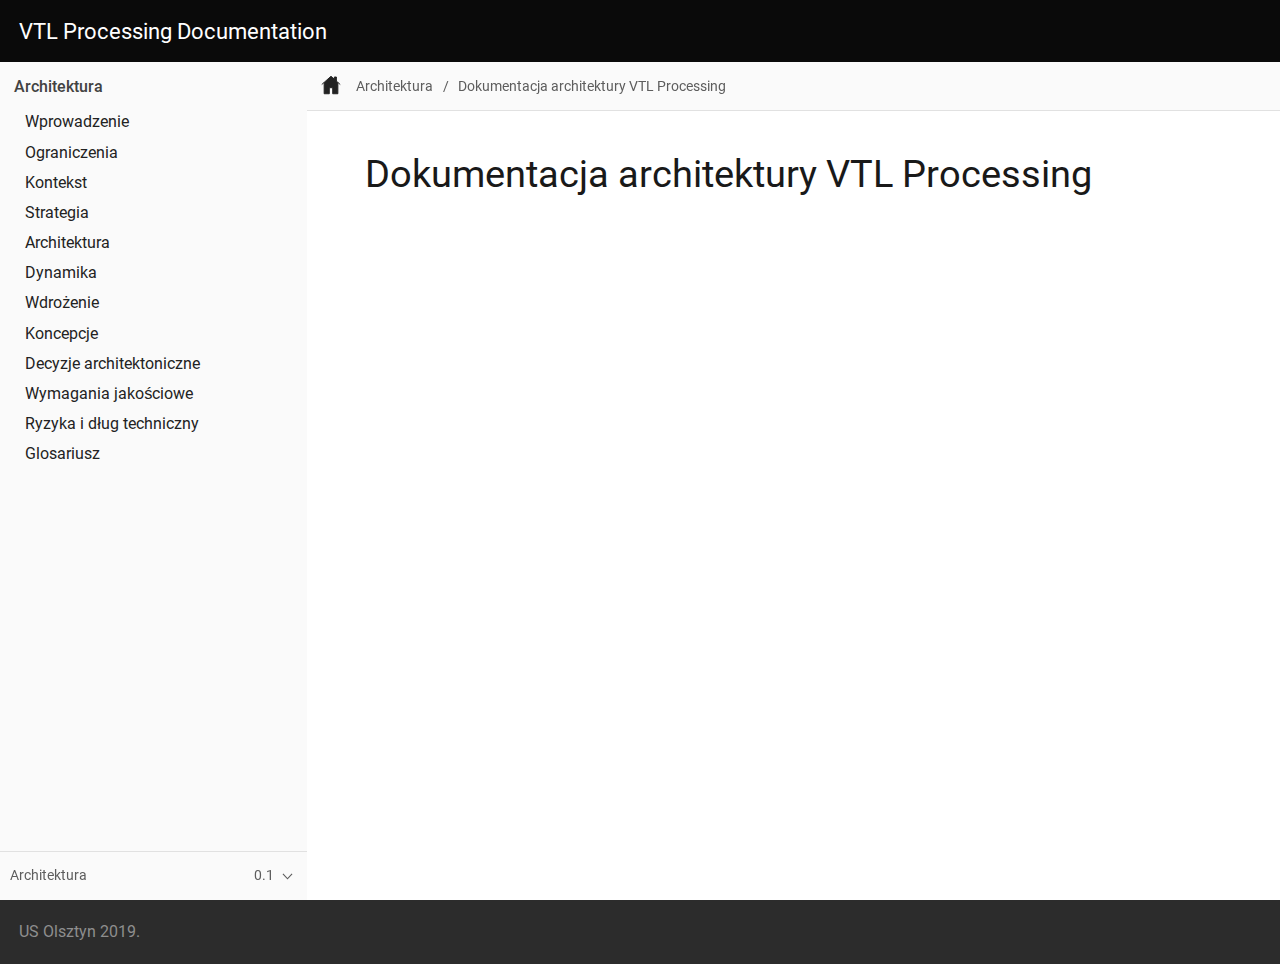
<file: index.html>
<!DOCTYPE html>
<meta charset="utf-8">
<link rel="canonical" href="http://localhost/vtlprocessing/vtl_arch/0.1/index.html">
<script>location="vtl_arch/0.1/index.html"</script>
<meta http-equiv="refresh" content="0; url=vtl_arch/0.1/index.html">
<meta name="robots" content="noindex">
<title>Redirect Notice</title>
<h1>Redirect Notice</h1>
<p>The page you requested has been relocated to <a href="vtl_arch/0.1/index.html">http://localhost/vtlprocessing/vtl_arch/0.1/index.html</a>.</p>
</file>
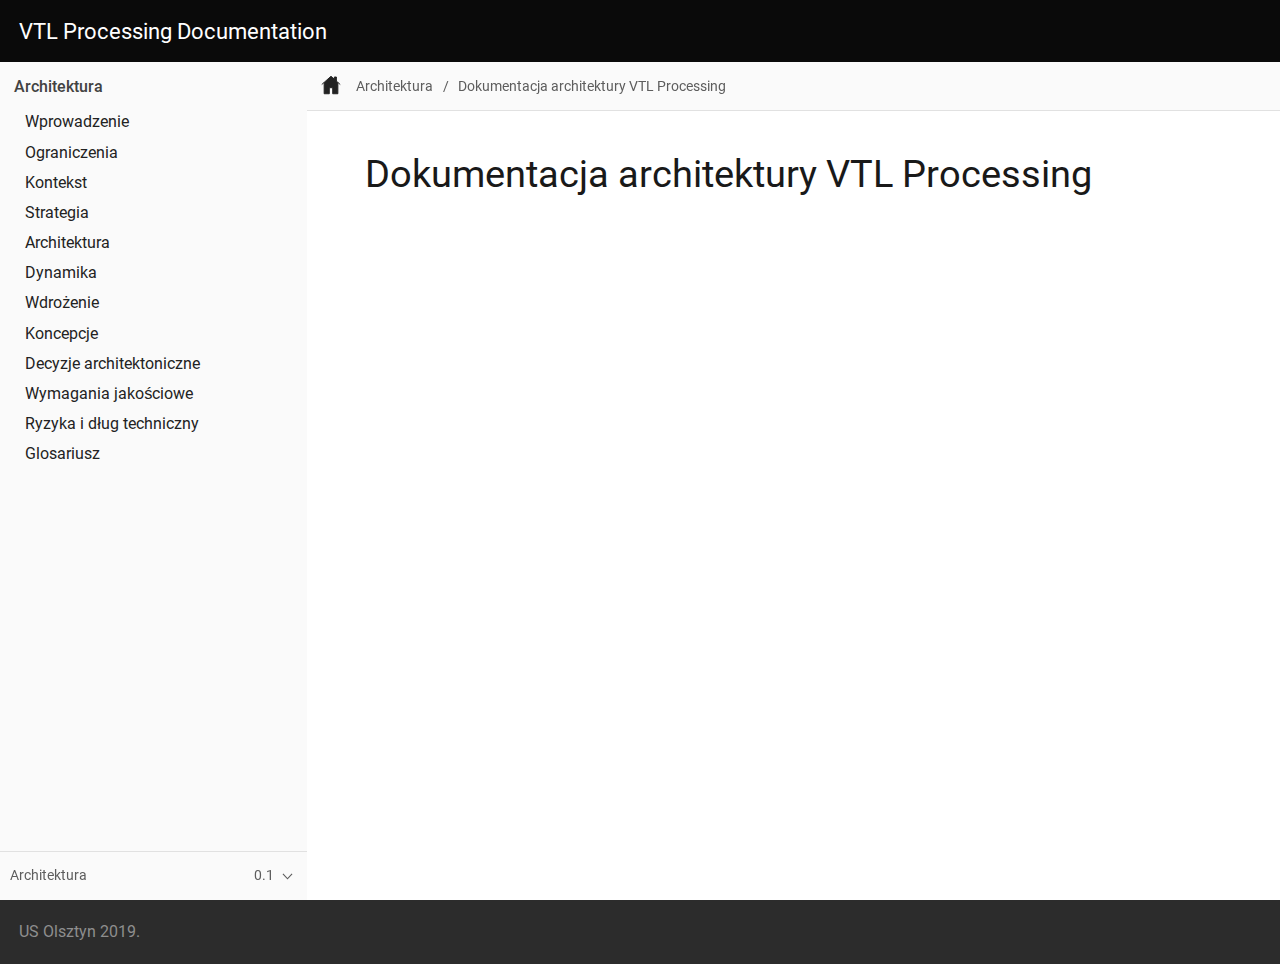
<file: vtl_arch/0.1/index.html>
<!DOCTYPE html>
<html lang="en">
  <head>
    <meta charset="utf-8">
    <meta name="viewport" content="width=device-width, initial-scale=1.0">
    <title>Dokumentacja architektury VTL Processing :: VTL Processing Documentation</title>
    <link rel="canonical" href="http://localhost/vtlprocessing/vtl_arch/0.1/index.html">
    <meta name="generator" content="Antora 2.3.3">
    <link rel="stylesheet" href="../../_/css/site.css">
  </head>
  <body class="article">
<header class="header" role="banner">
  <nav class="navbar">
    <div class="navbar-brand">
      <a class="navbar-item" href="http://localhost/vtlprocessing">VTL Processing Documentation</a>
      <button class="navbar-burger" data-target="topbar-nav">
        <span></span>
        <span></span>
        <span></span>
      </button>
    </div>
  </nav>
</header>
<div class="main-wrapper">
<div class="navigation-container" data-component="vtl_arch" data-version="0.1">
  <aside class="navigation" role="navigation">
    <div class="panels">
<div class="navigation-menu is-active" data-panel="menu">
  <nav class="nav-menu">
    <h3 class="title"><a href="index.html">Architektura</a></h3>
<ul class="nav-list">
  <li class="nav-item" data-depth="0">
<ul class="nav-list">
  <li class="nav-item" data-depth="1">
    <a class="nav-link" href="01_introduction.html">Wprowadzenie</a>
  </li>
  <li class="nav-item" data-depth="1">
    <a class="nav-link" href="02_constraints.html">Ograniczenia</a>
  </li>
  <li class="nav-item" data-depth="1">
    <a class="nav-link" href="03_context.html">Kontekst</a>
  </li>
  <li class="nav-item" data-depth="1">
    <a class="nav-link" href="04_strategy.html">Strategia</a>
  </li>
  <li class="nav-item" data-depth="1">
    <a class="nav-link" href="05_architecture.html">Architektura</a>
  </li>
  <li class="nav-item" data-depth="1">
    <a class="nav-link" href="06_runtime.html">Dynamika</a>
  </li>
  <li class="nav-item" data-depth="1">
    <a class="nav-link" href="07_deployment.html">Wdrożenie</a>
  </li>
  <li class="nav-item" data-depth="1">
    <a class="nav-link" href="08_concepts.html">Koncepcje</a>
  </li>
  <li class="nav-item" data-depth="1">
    <a class="nav-link" href="09_decisions.html">Decyzje architektoniczne</a>
  </li>
  <li class="nav-item" data-depth="1">
    <a class="nav-link" href="10_quality_requirements.html">Wymagania jakościowe</a>
  </li>
  <li class="nav-item" data-depth="1">
    <a class="nav-link" href="11_risks.html">Ryzyka i dług techniczny</a>
  </li>
  <li class="nav-item" data-depth="1">
    <a class="nav-link" href="12_glossary.html">Glosariusz</a>
  </li>
</ul>
  </li>
</ul>
  </nav>
</div>
<div class="navigation-explore" data-panel="explore">
  <div class="context">
    <span class="title">Architektura</span>
    <span class="version">0.1</span>
  </div>
  <ul class="components">
    <li class="component is-current">
      <span class="title">Architektura</span>
      <ul class="versions">
        <li class="version is-current is-latest">
          <a href="index.html">0.1</a>
        </li>
      </ul>
    </li>
  </ul>
</div>
    </div>
  </aside>
</div>
  <main class="main" role="main">
<div class="toolbar" role="navigation">
  <button class="navigation-toggle"></button>
  <a href="index.html" class="home-link is-current"></a>
<nav class="crumbs" role="navigation" aria-label="breadcrumbs">
  <ul>
    <li class="crumb"><a href="index.html">Architektura</a></li>
    <li class="crumb"><a href="index.html">Dokumentacja architektury VTL Processing</a></li>
  </ul>
</nav>
</div>
<article class="doc">
<h1>Dokumentacja architektury VTL Processing</h1>

</article>
  </main>
</div>
<footer class="footer">
  <p>US Olsztyn 2019.</p>
</footer>
<script src="../../_/js/site.js"></script>
<script src="../../_/js/vendor/highlight.js"></script>
<script>hljs.initHighlighting()</script>

  </body>
</html>
</file>
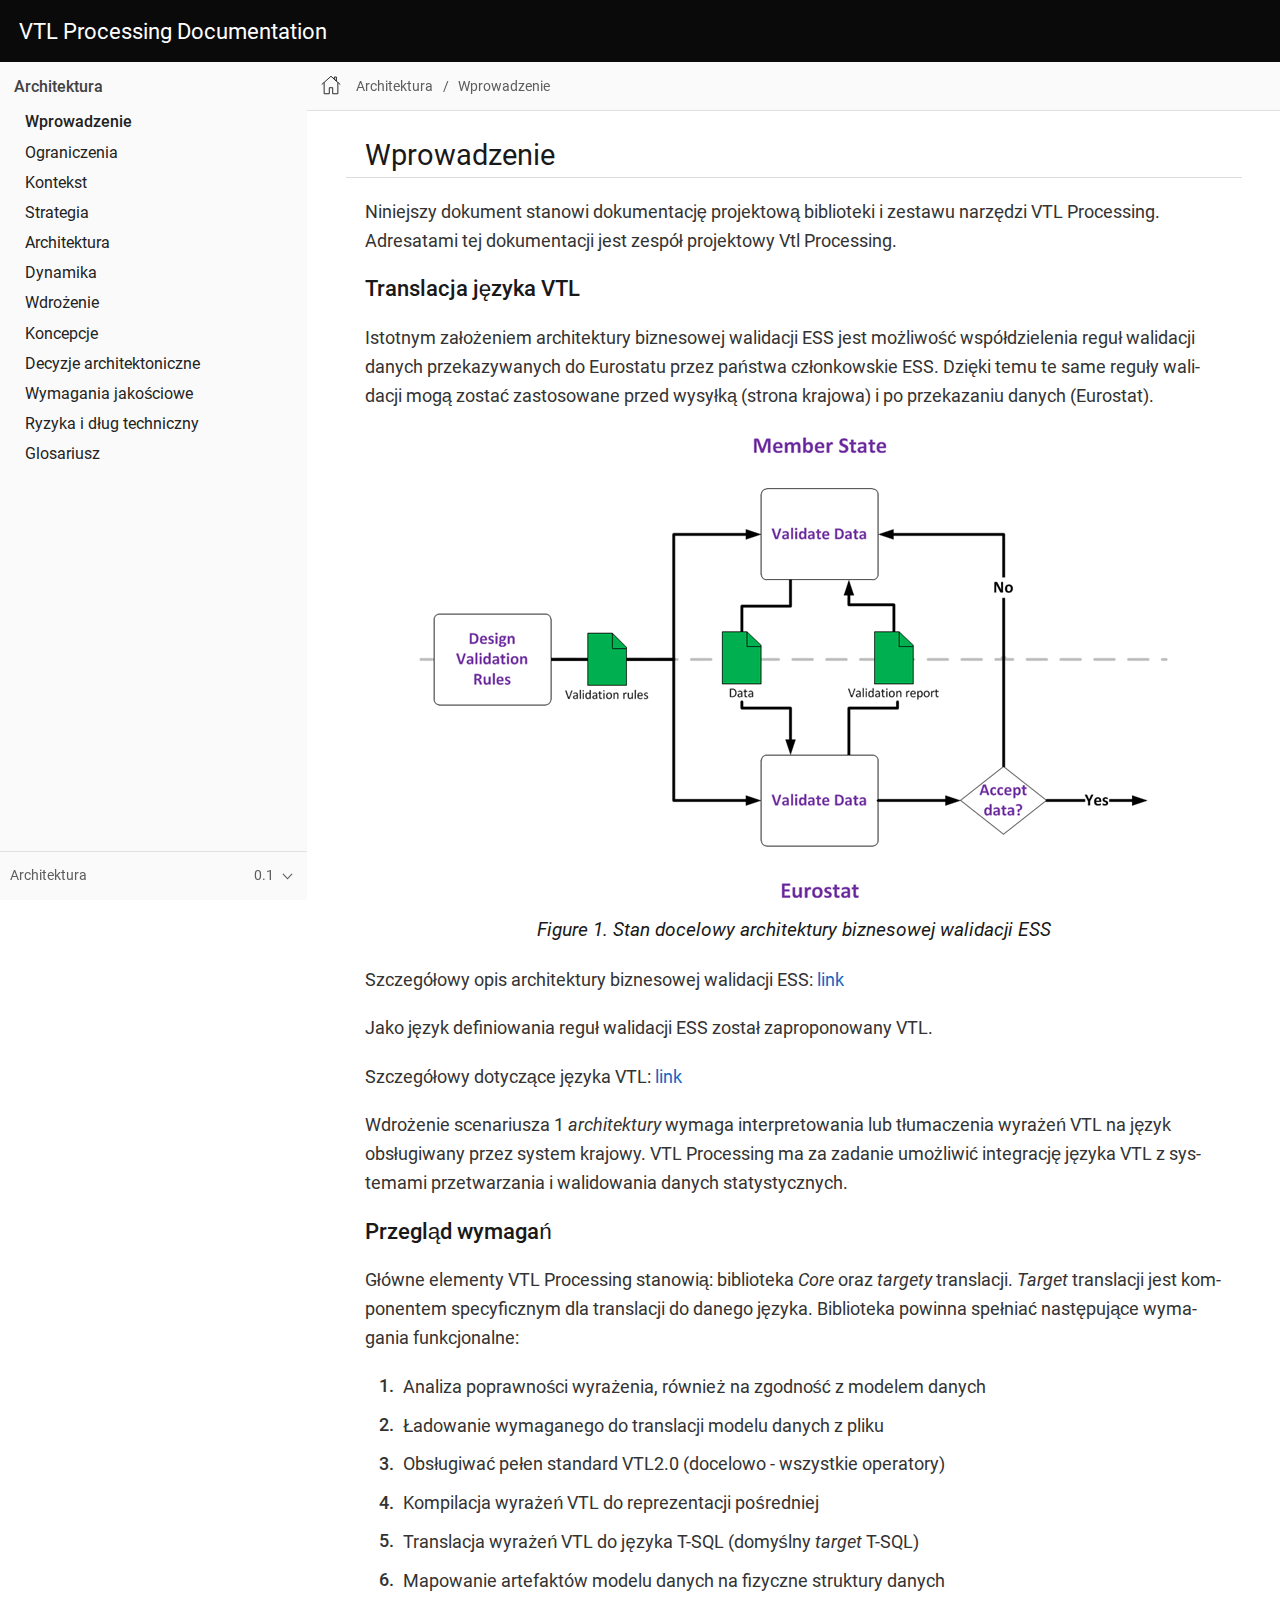
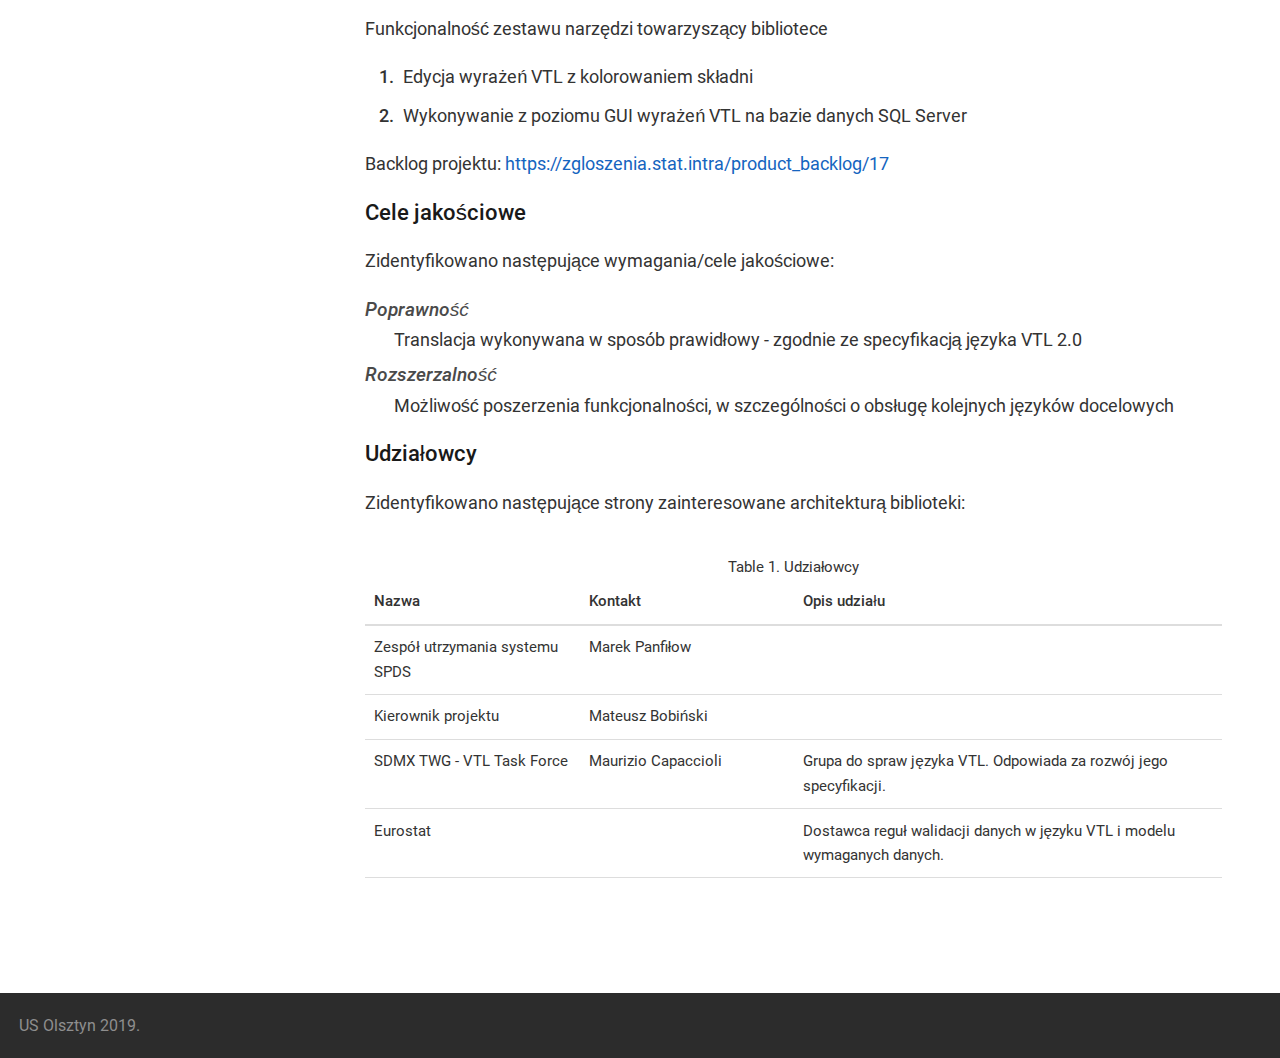
<file: vtl_arch/0.1/01_introduction.html>
<!DOCTYPE html>
<html lang="en">
  <head>
    <meta charset="utf-8">
    <meta name="viewport" content="width=device-width, initial-scale=1.0">
    <title>Untitled :: VTL Processing Documentation</title>
    <link rel="canonical" href="http://localhost/vtlprocessing/vtl_arch/0.1/01_introduction.html">
    <meta name="generator" content="Antora 2.3.3">
    <link rel="stylesheet" href="../../_/css/site.css">
  </head>
  <body class="article">
<header class="header" role="banner">
  <nav class="navbar">
    <div class="navbar-brand">
      <a class="navbar-item" href="http://localhost/vtlprocessing">VTL Processing Documentation</a>
      <button class="navbar-burger" data-target="topbar-nav">
        <span></span>
        <span></span>
        <span></span>
      </button>
    </div>
  </nav>
</header>
<div class="main-wrapper">
<div class="navigation-container" data-component="vtl_arch" data-version="0.1">
  <aside class="navigation" role="navigation">
    <div class="panels">
<div class="navigation-menu is-active" data-panel="menu">
  <nav class="nav-menu">
    <h3 class="title"><a href="index.html">Architektura</a></h3>
<ul class="nav-list">
  <li class="nav-item" data-depth="0">
<ul class="nav-list">
  <li class="nav-item is-current-page" data-depth="1">
    <a class="nav-link" href="01_introduction.html">Wprowadzenie</a>
  </li>
  <li class="nav-item" data-depth="1">
    <a class="nav-link" href="02_constraints.html">Ograniczenia</a>
  </li>
  <li class="nav-item" data-depth="1">
    <a class="nav-link" href="03_context.html">Kontekst</a>
  </li>
  <li class="nav-item" data-depth="1">
    <a class="nav-link" href="04_strategy.html">Strategia</a>
  </li>
  <li class="nav-item" data-depth="1">
    <a class="nav-link" href="05_architecture.html">Architektura</a>
  </li>
  <li class="nav-item" data-depth="1">
    <a class="nav-link" href="06_runtime.html">Dynamika</a>
  </li>
  <li class="nav-item" data-depth="1">
    <a class="nav-link" href="07_deployment.html">Wdrożenie</a>
  </li>
  <li class="nav-item" data-depth="1">
    <a class="nav-link" href="08_concepts.html">Koncepcje</a>
  </li>
  <li class="nav-item" data-depth="1">
    <a class="nav-link" href="09_decisions.html">Decyzje architektoniczne</a>
  </li>
  <li class="nav-item" data-depth="1">
    <a class="nav-link" href="10_quality_requirements.html">Wymagania jakościowe</a>
  </li>
  <li class="nav-item" data-depth="1">
    <a class="nav-link" href="11_risks.html">Ryzyka i dług techniczny</a>
  </li>
  <li class="nav-item" data-depth="1">
    <a class="nav-link" href="12_glossary.html">Glosariusz</a>
  </li>
</ul>
  </li>
</ul>
  </nav>
</div>
<div class="navigation-explore" data-panel="explore">
  <div class="context">
    <span class="title">Architektura</span>
    <span class="version">0.1</span>
  </div>
  <ul class="components">
    <li class="component is-current">
      <span class="title">Architektura</span>
      <ul class="versions">
        <li class="version is-current is-latest">
          <a href="index.html">0.1</a>
        </li>
      </ul>
    </li>
  </ul>
</div>
    </div>
  </aside>
</div>
  <main class="main" role="main">
<div class="toolbar" role="navigation">
  <button class="navigation-toggle"></button>
  <a href="index.html" class="home-link"></a>
<nav class="crumbs" role="navigation" aria-label="breadcrumbs">
  <ul>
    <li class="crumb"><a href="index.html">Architektura</a></li>
    <li class="crumb"><a href="01_introduction.html">Wprowadzenie</a></li>
  </ul>
</nav>
</div>
<article class="doc">
<div class="sect1">
<h2 id="_wprowadzenie"><a class="anchor" href="#_wprowadzenie"></a>Wprowadzenie</h2>
<div class="sectionbody">
<div class="paragraph">
<p>Niniejszy dokument stanowi dokumentację projektową biblioteki i zestawu narzędzi VTL Processing.
Adresatami tej dokumentacji jest zespół projektowy Vtl Processing.</p>
</div>
<div class="sect2">
<h3 id="_translacja_języka_vtl"><a class="anchor" href="#_translacja_języka_vtl"></a>Translacja języka VTL</h3>
<div class="paragraph">
<p>Istotnym założeniem architektury biznesowej walidacji ESS jest możliwość współdzielenia reguł walidacji danych przekazywanych do Eurostatu przez państwa członkowskie ESS.
Dzięki temu te same reguły walidacji mogą zostać zastosowane przed wysyłką (strona krajowa) i po przekazaniu danych (Eurostat).</p>
</div>
<div class="imageblock">
<div class="content">
<img src="_images/validation_target_process.png" alt="architektura biznesowa">
</div>
<div class="title">Figure 1. Stan docelowy architektury biznesowej walidacji ESS</div>
</div>
<div class="paragraph">
<p>Szczegółowy opis architektury biznesowej walidacji ESS:
<a href="https://ec.europa.eu/eurostat/cros/system/files/business_architecture_for_ess_validation_-_final.pdf">link</a></p>
</div>
<div class="paragraph">
<p>Jako język definiowania reguł walidacji ESS został zaproponowany VTL.</p>
</div>
<div class="paragraph">
<p>Szczegółowy dotyczące języka VTL:
<a href="https://sdmx.org/?page_id=5096">link</a></p>
</div>
<div class="paragraph">
<p>Wdrożenie scenariusza 1 <em>architektury</em> wymaga interpretowania lub tłumaczenia wyrażeń VTL na język obsługiwany przez system krajowy.
VTL Processing ma za zadanie umożliwić integrację języka VTL z systemami przetwarzania i walidowania danych statystycznych.</p>
</div>
</div>
<div class="sect2">
<h3 id="_przegląd_wymagań"><a class="anchor" href="#_przegląd_wymagań"></a>Przegląd wymagań</h3>
<div class="paragraph">
<p>Główne elementy VTL Processing stanowią: biblioteka <em>Core</em> oraz <em>targety</em> translacji.
<em>Target</em> translacji jest komponentem specyficznym dla translacji do danego języka.
Biblioteka powinna spełniać następujące wymagania funkcjonalne:</p>
</div>
<div class="olist arabic">
<ol class="arabic">
<li>
<p>Analiza poprawności wyrażenia, również na zgodność z modelem danych</p>
</li>
<li>
<p>Ładowanie wymaganego do translacji modelu danych z pliku</p>
</li>
<li>
<p>Obsługiwać pełen standard VTL2.0 (docelowo - wszystkie operatory)</p>
</li>
<li>
<p>Kompilacja wyrażeń VTL do reprezentacji pośredniej</p>
</li>
<li>
<p>Translacja wyrażeń VTL do języka T-SQL (domyślny <em>target</em> T-SQL)</p>
</li>
<li>
<p>Mapowanie artefaktów modelu danych na fizyczne struktury danych</p>
</li>
</ol>
</div>
<div class="paragraph">
<p>Funkcjonalność zestawu narzędzi towarzyszący bibliotece</p>
</div>
<div class="olist arabic">
<ol class="arabic">
<li>
<p>Edycja wyrażeń VTL z kolorowaniem składni</p>
</li>
<li>
<p>Wykonywanie z poziomu GUI wyrażeń VTL na bazie danych SQL Server</p>
</li>
</ol>
</div>
<div class="paragraph">
<p>Backlog projektu:
<a href="https://zgloszenia.stat.intra/product_backlog/17" class="bare">https://zgloszenia.stat.intra/product_backlog/17</a></p>
</div>
</div>
<div class="sect2">
<h3 id="_cele_jakościowe"><a class="anchor" href="#_cele_jakościowe"></a>Cele jakościowe</h3>
<div class="paragraph">
<p>Zidentyfikowano następujące wymagania/cele jakościowe:</p>
</div>
<div class="dlist">
<dl>
<dt class="hdlist1">Poprawność </dt>
<dd>
<p>Translacja wykonywana w sposób prawidłowy - zgodnie ze specyfikacją języka VTL 2.0</p>
</dd>
<dt class="hdlist1">Rozszerzalność </dt>
<dd>
<p>Możliwość poszerzenia funkcjonalności, w szczególności o obsługę kolejnych języków docelowych</p>
</dd>
</dl>
</div>
</div>
<div class="sect2">
<h3 id="_udziałowcy"><a class="anchor" href="#_udziałowcy"></a>Udziałowcy</h3>
<div class="paragraph">
<p>Zidentyfikowano następujące strony zainteresowane architekturą biblioteki:</p>
</div>
<table class="tableblock frame-all grid-all stretch">
<caption class="title">Table 1. Udziałowcy</caption>
<colgroup>
<col style="width: 25%;">
<col style="width: 25%;">
<col style="width: 50%;">
</colgroup>
<thead>
<tr>
<th class="tableblock halign-left valign-top">Nazwa</th>
<th class="tableblock halign-left valign-top">Kontakt</th>
<th class="tableblock halign-left valign-top">Opis udziału</th>
</tr>
</thead>
<tbody>
<tr>
<td class="tableblock halign-left valign-top"><p class="tableblock">Zespół utrzymania systemu SPDS</p></td>
<td class="tableblock halign-left valign-top"><p class="tableblock">Marek Panfiłow</p></td>
<td class="tableblock halign-left valign-top"></td>
</tr>
<tr>
<td class="tableblock halign-left valign-top"><p class="tableblock">Kierownik projektu</p></td>
<td class="tableblock halign-left valign-top"><p class="tableblock">Mateusz Bobiński</p></td>
<td class="tableblock halign-left valign-top"></td>
</tr>
<tr>
<td class="tableblock halign-left valign-top"><p class="tableblock">SDMX TWG - VTL Task Force</p></td>
<td class="tableblock halign-left valign-top"><p class="tableblock">Maurizio Capaccioli</p></td>
<td class="tableblock halign-left valign-top"><p class="tableblock">Grupa do spraw języka VTL.
Odpowiada za rozwój jego specyfikacji.</p></td>
</tr>
<tr>
<td class="tableblock halign-left valign-top"><p class="tableblock">Eurostat</p></td>
<td class="tableblock halign-left valign-top"></td>
<td class="tableblock halign-left valign-top"><p class="tableblock">Dostawca reguł walidacji danych w języku VTL i modelu wymaganych danych.</p></td>
</tr>
</tbody>
</table>
</div>
</div>
</div>
</article>
  </main>
</div>
<footer class="footer">
  <p>US Olsztyn 2019.</p>
</footer>
<script src="../../_/js/site.js"></script>
<script src="../../_/js/vendor/highlight.js"></script>
<script>hljs.initHighlighting()</script>

  </body>
</html>
</file>
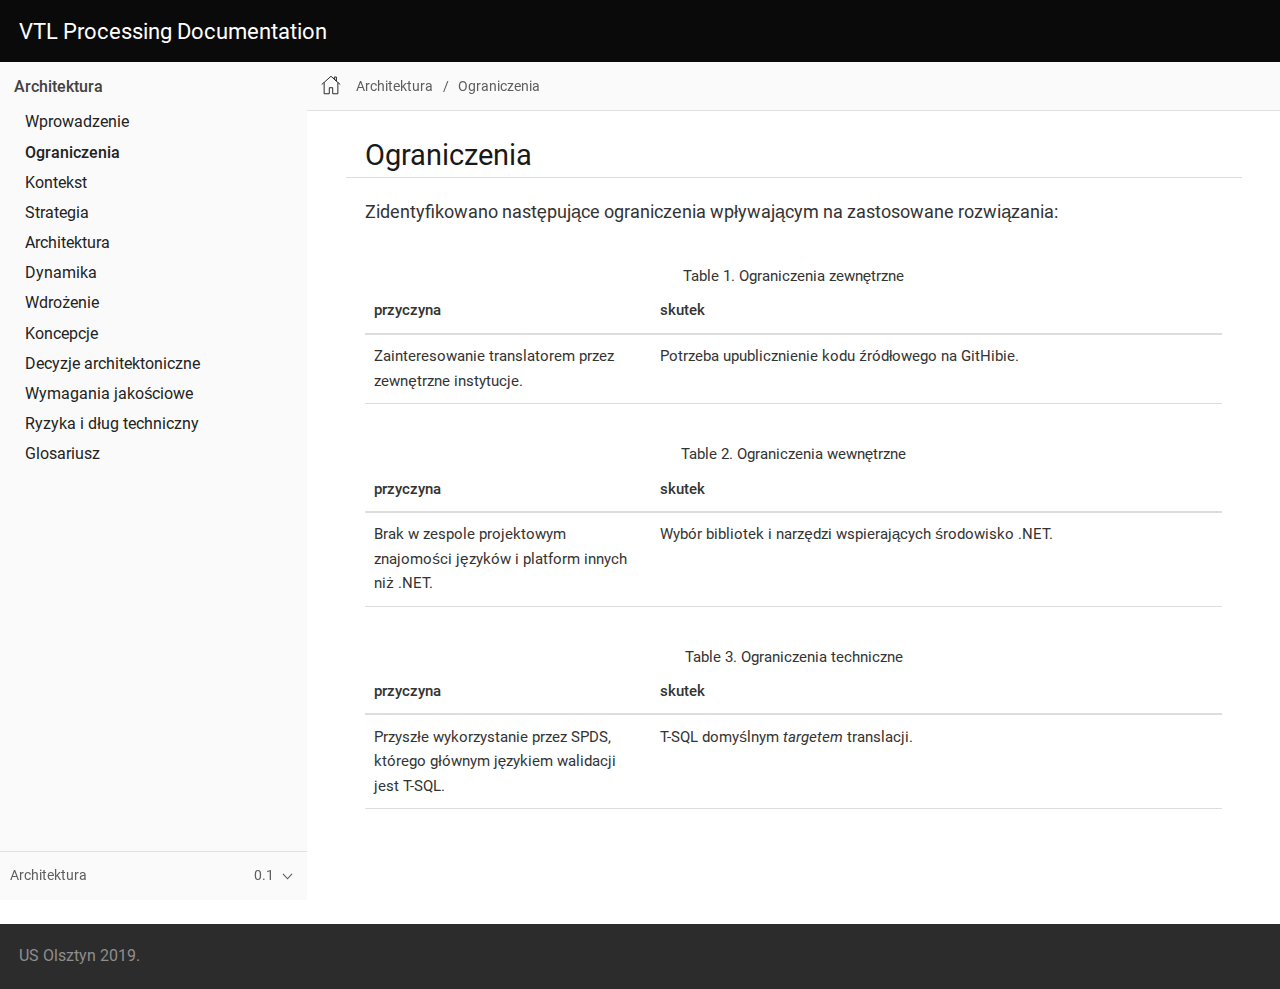
<file: vtl_arch/0.1/02_constraints.html>
<!DOCTYPE html>
<html lang="en">
  <head>
    <meta charset="utf-8">
    <meta name="viewport" content="width=device-width, initial-scale=1.0">
    <title>Untitled :: VTL Processing Documentation</title>
    <link rel="canonical" href="http://localhost/vtlprocessing/vtl_arch/0.1/02_constraints.html">
    <meta name="generator" content="Antora 2.3.3">
    <link rel="stylesheet" href="../../_/css/site.css">
  </head>
  <body class="article">
<header class="header" role="banner">
  <nav class="navbar">
    <div class="navbar-brand">
      <a class="navbar-item" href="http://localhost/vtlprocessing">VTL Processing Documentation</a>
      <button class="navbar-burger" data-target="topbar-nav">
        <span></span>
        <span></span>
        <span></span>
      </button>
    </div>
  </nav>
</header>
<div class="main-wrapper">
<div class="navigation-container" data-component="vtl_arch" data-version="0.1">
  <aside class="navigation" role="navigation">
    <div class="panels">
<div class="navigation-menu is-active" data-panel="menu">
  <nav class="nav-menu">
    <h3 class="title"><a href="index.html">Architektura</a></h3>
<ul class="nav-list">
  <li class="nav-item" data-depth="0">
<ul class="nav-list">
  <li class="nav-item" data-depth="1">
    <a class="nav-link" href="01_introduction.html">Wprowadzenie</a>
  </li>
  <li class="nav-item is-current-page" data-depth="1">
    <a class="nav-link" href="02_constraints.html">Ograniczenia</a>
  </li>
  <li class="nav-item" data-depth="1">
    <a class="nav-link" href="03_context.html">Kontekst</a>
  </li>
  <li class="nav-item" data-depth="1">
    <a class="nav-link" href="04_strategy.html">Strategia</a>
  </li>
  <li class="nav-item" data-depth="1">
    <a class="nav-link" href="05_architecture.html">Architektura</a>
  </li>
  <li class="nav-item" data-depth="1">
    <a class="nav-link" href="06_runtime.html">Dynamika</a>
  </li>
  <li class="nav-item" data-depth="1">
    <a class="nav-link" href="07_deployment.html">Wdrożenie</a>
  </li>
  <li class="nav-item" data-depth="1">
    <a class="nav-link" href="08_concepts.html">Koncepcje</a>
  </li>
  <li class="nav-item" data-depth="1">
    <a class="nav-link" href="09_decisions.html">Decyzje architektoniczne</a>
  </li>
  <li class="nav-item" data-depth="1">
    <a class="nav-link" href="10_quality_requirements.html">Wymagania jakościowe</a>
  </li>
  <li class="nav-item" data-depth="1">
    <a class="nav-link" href="11_risks.html">Ryzyka i dług techniczny</a>
  </li>
  <li class="nav-item" data-depth="1">
    <a class="nav-link" href="12_glossary.html">Glosariusz</a>
  </li>
</ul>
  </li>
</ul>
  </nav>
</div>
<div class="navigation-explore" data-panel="explore">
  <div class="context">
    <span class="title">Architektura</span>
    <span class="version">0.1</span>
  </div>
  <ul class="components">
    <li class="component is-current">
      <span class="title">Architektura</span>
      <ul class="versions">
        <li class="version is-current is-latest">
          <a href="index.html">0.1</a>
        </li>
      </ul>
    </li>
  </ul>
</div>
    </div>
  </aside>
</div>
  <main class="main" role="main">
<div class="toolbar" role="navigation">
  <button class="navigation-toggle"></button>
  <a href="index.html" class="home-link"></a>
<nav class="crumbs" role="navigation" aria-label="breadcrumbs">
  <ul>
    <li class="crumb"><a href="index.html">Architektura</a></li>
    <li class="crumb"><a href="02_constraints.html">Ograniczenia</a></li>
  </ul>
</nav>
</div>
<article class="doc">
<div class="sect1">
<h2 id="_ograniczenia"><a class="anchor" href="#_ograniczenia"></a>Ograniczenia</h2>
<div class="sectionbody">
<div class="paragraph">
<p>Zidentyfikowano następujące ograniczenia wpływającym na zastosowane rozwiązania:</p>
</div>
<table class="tableblock frame-all grid-all stretch">
<caption class="title">Table 1. Ograniczenia zewnętrzne</caption>
<colgroup>
<col style="width: 33.3333%;">
<col style="width: 66.6667%;">
</colgroup>
<thead>
<tr>
<th class="tableblock halign-left valign-top">przyczyna</th>
<th class="tableblock halign-left valign-top">skutek</th>
</tr>
</thead>
<tbody>
<tr>
<td class="tableblock halign-left valign-top"><p class="tableblock">Zainteresowanie translatorem przez zewnętrzne instytucje.</p></td>
<td class="tableblock halign-left valign-top"><p class="tableblock">Potrzeba upublicznienie kodu źródłowego na GitHibie.</p></td>
</tr>
</tbody>
</table>
<table class="tableblock frame-all grid-all stretch">
<caption class="title">Table 2. Ograniczenia wewnętrzne</caption>
<colgroup>
<col style="width: 33.3333%;">
<col style="width: 66.6667%;">
</colgroup>
<thead>
<tr>
<th class="tableblock halign-left valign-top">przyczyna</th>
<th class="tableblock halign-left valign-top">skutek</th>
</tr>
</thead>
<tbody>
<tr>
<td class="tableblock halign-left valign-top"><p class="tableblock">Brak w zespole projektowym znajomości języków i platform innych niż .NET.</p></td>
<td class="tableblock halign-left valign-top"><p class="tableblock">Wybór bibliotek i narzędzi wspierających środowisko .NET.</p></td>
</tr>
</tbody>
</table>
<table class="tableblock frame-all grid-all stretch">
<caption class="title">Table 3. Ograniczenia techniczne</caption>
<colgroup>
<col style="width: 33.3333%;">
<col style="width: 66.6667%;">
</colgroup>
<thead>
<tr>
<th class="tableblock halign-left valign-top">przyczyna</th>
<th class="tableblock halign-left valign-top">skutek</th>
</tr>
</thead>
<tbody>
<tr>
<td class="tableblock halign-left valign-top"><p class="tableblock">Przyszłe wykorzystanie przez SPDS, którego głównym językiem walidacji jest T-SQL.</p></td>
<td class="tableblock halign-left valign-top"><p class="tableblock">T-SQL domyślnym <em>targetem</em> translacji.</p></td>
</tr>
</tbody>
</table>
</div>
</div>
</article>
  </main>
</div>
<footer class="footer">
  <p>US Olsztyn 2019.</p>
</footer>
<script src="../../_/js/site.js"></script>
<script src="../../_/js/vendor/highlight.js"></script>
<script>hljs.initHighlighting()</script>

  </body>
</html>
</file>
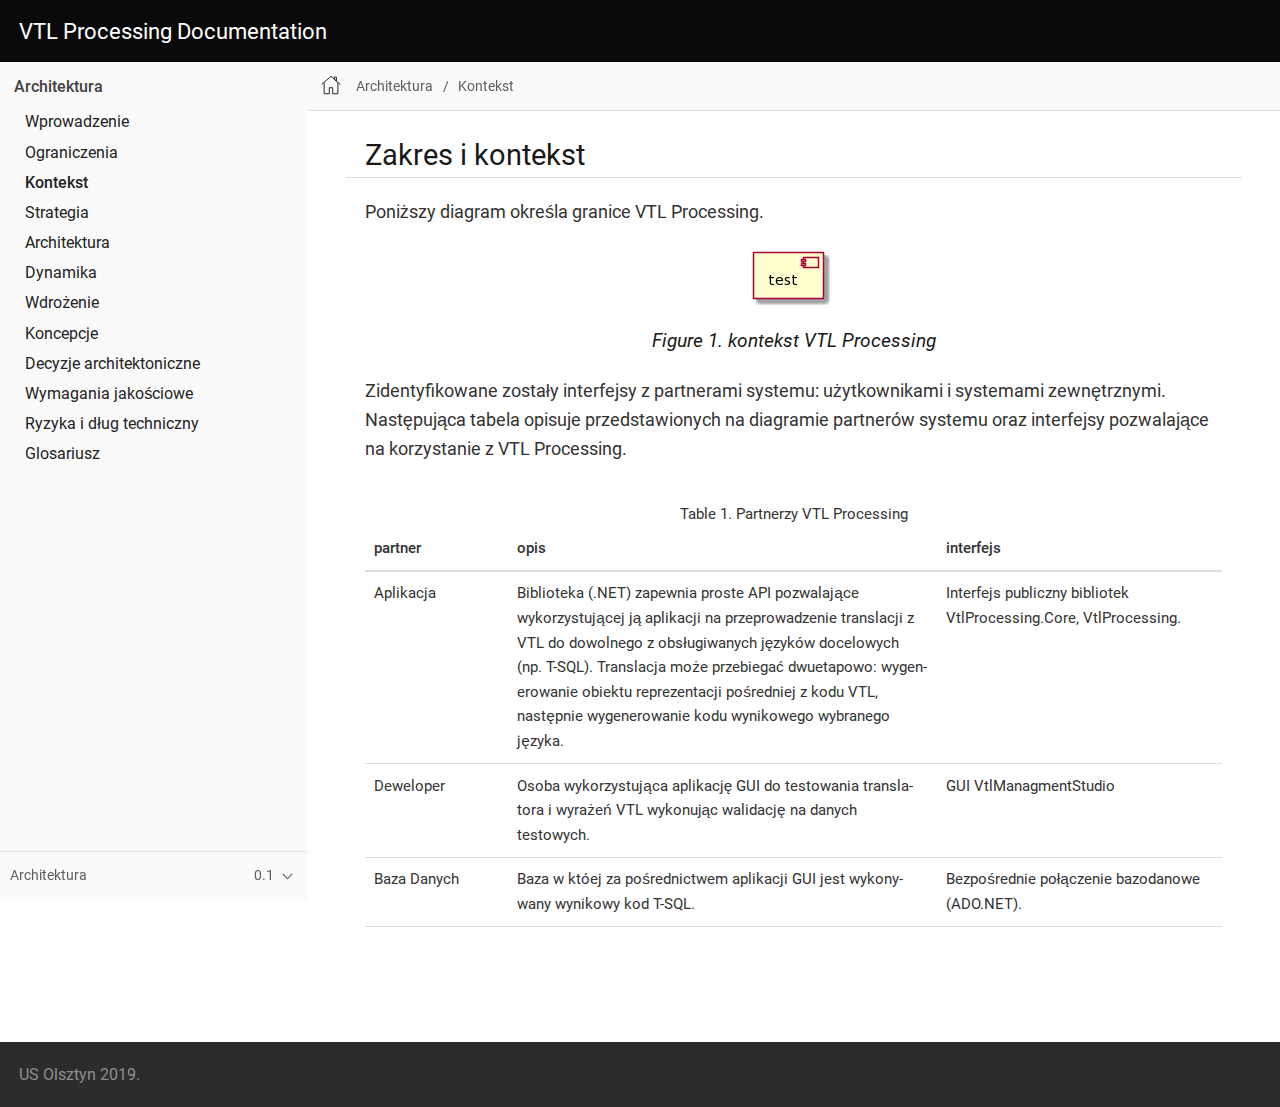
<file: vtl_arch/0.1/03_context.html>
<!DOCTYPE html>
<html lang="en">
  <head>
    <meta charset="utf-8">
    <meta name="viewport" content="width=device-width, initial-scale=1.0">
    <title>Untitled :: VTL Processing Documentation</title>
    <link rel="canonical" href="http://localhost/vtlprocessing/vtl_arch/0.1/03_context.html">
    <meta name="generator" content="Antora 2.3.3">
    <link rel="stylesheet" href="../../_/css/site.css">
  </head>
  <body class="article">
<header class="header" role="banner">
  <nav class="navbar">
    <div class="navbar-brand">
      <a class="navbar-item" href="http://localhost/vtlprocessing">VTL Processing Documentation</a>
      <button class="navbar-burger" data-target="topbar-nav">
        <span></span>
        <span></span>
        <span></span>
      </button>
    </div>
  </nav>
</header>
<div class="main-wrapper">
<div class="navigation-container" data-component="vtl_arch" data-version="0.1">
  <aside class="navigation" role="navigation">
    <div class="panels">
<div class="navigation-menu is-active" data-panel="menu">
  <nav class="nav-menu">
    <h3 class="title"><a href="index.html">Architektura</a></h3>
<ul class="nav-list">
  <li class="nav-item" data-depth="0">
<ul class="nav-list">
  <li class="nav-item" data-depth="1">
    <a class="nav-link" href="01_introduction.html">Wprowadzenie</a>
  </li>
  <li class="nav-item" data-depth="1">
    <a class="nav-link" href="02_constraints.html">Ograniczenia</a>
  </li>
  <li class="nav-item is-current-page" data-depth="1">
    <a class="nav-link" href="03_context.html">Kontekst</a>
  </li>
  <li class="nav-item" data-depth="1">
    <a class="nav-link" href="04_strategy.html">Strategia</a>
  </li>
  <li class="nav-item" data-depth="1">
    <a class="nav-link" href="05_architecture.html">Architektura</a>
  </li>
  <li class="nav-item" data-depth="1">
    <a class="nav-link" href="06_runtime.html">Dynamika</a>
  </li>
  <li class="nav-item" data-depth="1">
    <a class="nav-link" href="07_deployment.html">Wdrożenie</a>
  </li>
  <li class="nav-item" data-depth="1">
    <a class="nav-link" href="08_concepts.html">Koncepcje</a>
  </li>
  <li class="nav-item" data-depth="1">
    <a class="nav-link" href="09_decisions.html">Decyzje architektoniczne</a>
  </li>
  <li class="nav-item" data-depth="1">
    <a class="nav-link" href="10_quality_requirements.html">Wymagania jakościowe</a>
  </li>
  <li class="nav-item" data-depth="1">
    <a class="nav-link" href="11_risks.html">Ryzyka i dług techniczny</a>
  </li>
  <li class="nav-item" data-depth="1">
    <a class="nav-link" href="12_glossary.html">Glosariusz</a>
  </li>
</ul>
  </li>
</ul>
  </nav>
</div>
<div class="navigation-explore" data-panel="explore">
  <div class="context">
    <span class="title">Architektura</span>
    <span class="version">0.1</span>
  </div>
  <ul class="components">
    <li class="component is-current">
      <span class="title">Architektura</span>
      <ul class="versions">
        <li class="version is-current is-latest">
          <a href="index.html">0.1</a>
        </li>
      </ul>
    </li>
  </ul>
</div>
    </div>
  </aside>
</div>
  <main class="main" role="main">
<div class="toolbar" role="navigation">
  <button class="navigation-toggle"></button>
  <a href="index.html" class="home-link"></a>
<nav class="crumbs" role="navigation" aria-label="breadcrumbs">
  <ul>
    <li class="crumb"><a href="index.html">Architektura</a></li>
    <li class="crumb"><a href="03_context.html">Kontekst</a></li>
  </ul>
</nav>
</div>
<article class="doc">
<div class="sect1">
<h2 id="_zakres_i_kontekst"><a class="anchor" href="#_zakres_i_kontekst"></a>Zakres i kontekst</h2>
<div class="sectionbody">
<div class="paragraph">
<p>Poniższy diagram określa granice VTL Processing.</p>
</div>
<div class="imageblock plantuml">
<div class="content">
<img src="_images/eabd403d5364ca1bc70faf60a295c8d1c1d1486c.png" alt="diagram">
</div>
<div class="title">Figure 1. kontekst VTL Processing</div>
</div>
<div class="paragraph">
<p>Zidentyfikowane zostały interfejsy z partnerami systemu: użytkownikami i systemami zewnętrznymi.
Następująca tabela opisuje przedstawionych na diagramie partnerów systemu oraz interfejsy pozwalające na korzystanie z VTL Processing.</p>
</div>
<table class="tableblock frame-all grid-all stretch">
<caption class="title">Table 1. Partnerzy VTL Processing</caption>
<colgroup>
<col style="width: 16.6666%;">
<col style="width: 50%;">
<col style="width: 33.3334%;">
</colgroup>
<thead>
<tr>
<th class="tableblock halign-left valign-top">partner</th>
<th class="tableblock halign-left valign-top">opis</th>
<th class="tableblock halign-left valign-top">interfejs</th>
</tr>
</thead>
<tbody>
<tr>
<td class="tableblock halign-left valign-top"><p class="tableblock">Aplikacja</p></td>
<td class="tableblock halign-left valign-top"><p class="tableblock">Biblioteka (.NET) zapewnia proste API pozwalające wykorzystującej ją aplikacji na przeprowadzenie translacji z VTL do dowolnego z obsługiwanych języków docelowych (np. T-SQL).
Translacja może przebiegać dwuetapowo:
wygenerowanie obiektu reprezentacji pośredniej z kodu VTL,
następnie wygenerowanie kodu wynikowego wybranego języka.</p></td>
<td class="tableblock halign-left valign-top"><p class="tableblock">Interfejs publiczny bibliotek VtlProcessing.Core, VtlProcessing.</p></td>
</tr>
<tr>
<td class="tableblock halign-left valign-top"><p class="tableblock">Deweloper</p></td>
<td class="tableblock halign-left valign-top"><p class="tableblock">Osoba wykorzystująca aplikację GUI do testowania translatora i wyrażeń VTL wykonując walidację na danych testowych.</p></td>
<td class="tableblock halign-left valign-top"><p class="tableblock">GUI VtlManagmentStudio</p></td>
</tr>
<tr>
<td class="tableblock halign-left valign-top"><p class="tableblock">Baza Danych</p></td>
<td class="tableblock halign-left valign-top"><p class="tableblock">Baza w któej za pośrednictwem aplikacji GUI jest wykonywany wynikowy kod T-SQL.</p></td>
<td class="tableblock halign-left valign-top"><p class="tableblock">Bezpośrednie połączenie bazodanowe (ADO.NET).</p></td>
</tr>
</tbody>
</table>
</div>
</div>
</article>
  </main>
</div>
<footer class="footer">
  <p>US Olsztyn 2019.</p>
</footer>
<script src="../../_/js/site.js"></script>
<script src="../../_/js/vendor/highlight.js"></script>
<script>hljs.initHighlighting()</script>

  </body>
</html>
</file>
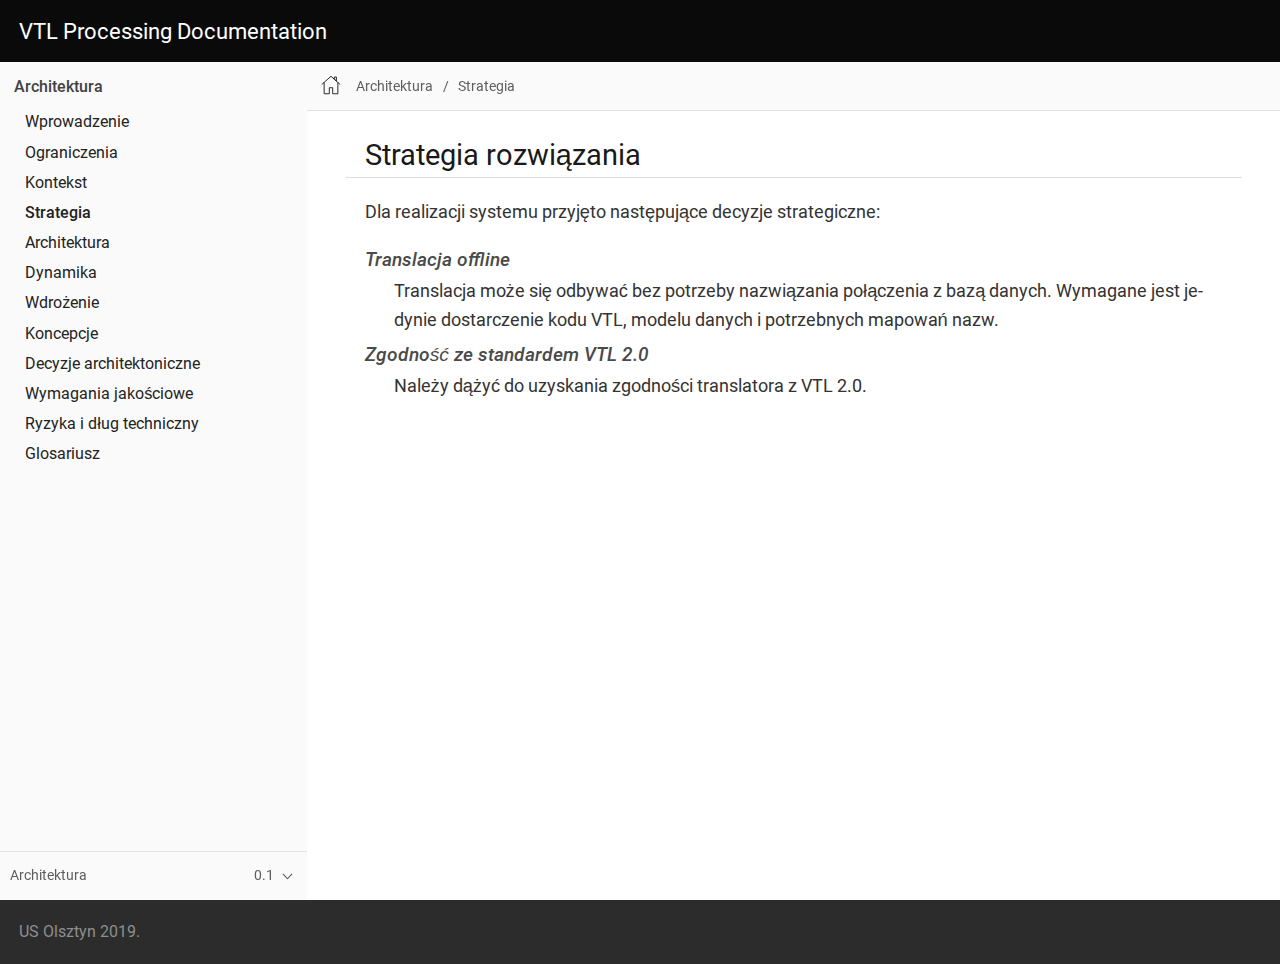
<file: vtl_arch/0.1/04_strategy.html>
<!DOCTYPE html>
<html lang="en">
  <head>
    <meta charset="utf-8">
    <meta name="viewport" content="width=device-width, initial-scale=1.0">
    <title>Untitled :: VTL Processing Documentation</title>
    <link rel="canonical" href="http://localhost/vtlprocessing/vtl_arch/0.1/04_strategy.html">
    <meta name="generator" content="Antora 2.3.3">
    <link rel="stylesheet" href="../../_/css/site.css">
  </head>
  <body class="article">
<header class="header" role="banner">
  <nav class="navbar">
    <div class="navbar-brand">
      <a class="navbar-item" href="http://localhost/vtlprocessing">VTL Processing Documentation</a>
      <button class="navbar-burger" data-target="topbar-nav">
        <span></span>
        <span></span>
        <span></span>
      </button>
    </div>
  </nav>
</header>
<div class="main-wrapper">
<div class="navigation-container" data-component="vtl_arch" data-version="0.1">
  <aside class="navigation" role="navigation">
    <div class="panels">
<div class="navigation-menu is-active" data-panel="menu">
  <nav class="nav-menu">
    <h3 class="title"><a href="index.html">Architektura</a></h3>
<ul class="nav-list">
  <li class="nav-item" data-depth="0">
<ul class="nav-list">
  <li class="nav-item" data-depth="1">
    <a class="nav-link" href="01_introduction.html">Wprowadzenie</a>
  </li>
  <li class="nav-item" data-depth="1">
    <a class="nav-link" href="02_constraints.html">Ograniczenia</a>
  </li>
  <li class="nav-item" data-depth="1">
    <a class="nav-link" href="03_context.html">Kontekst</a>
  </li>
  <li class="nav-item is-current-page" data-depth="1">
    <a class="nav-link" href="04_strategy.html">Strategia</a>
  </li>
  <li class="nav-item" data-depth="1">
    <a class="nav-link" href="05_architecture.html">Architektura</a>
  </li>
  <li class="nav-item" data-depth="1">
    <a class="nav-link" href="06_runtime.html">Dynamika</a>
  </li>
  <li class="nav-item" data-depth="1">
    <a class="nav-link" href="07_deployment.html">Wdrożenie</a>
  </li>
  <li class="nav-item" data-depth="1">
    <a class="nav-link" href="08_concepts.html">Koncepcje</a>
  </li>
  <li class="nav-item" data-depth="1">
    <a class="nav-link" href="09_decisions.html">Decyzje architektoniczne</a>
  </li>
  <li class="nav-item" data-depth="1">
    <a class="nav-link" href="10_quality_requirements.html">Wymagania jakościowe</a>
  </li>
  <li class="nav-item" data-depth="1">
    <a class="nav-link" href="11_risks.html">Ryzyka i dług techniczny</a>
  </li>
  <li class="nav-item" data-depth="1">
    <a class="nav-link" href="12_glossary.html">Glosariusz</a>
  </li>
</ul>
  </li>
</ul>
  </nav>
</div>
<div class="navigation-explore" data-panel="explore">
  <div class="context">
    <span class="title">Architektura</span>
    <span class="version">0.1</span>
  </div>
  <ul class="components">
    <li class="component is-current">
      <span class="title">Architektura</span>
      <ul class="versions">
        <li class="version is-current is-latest">
          <a href="index.html">0.1</a>
        </li>
      </ul>
    </li>
  </ul>
</div>
    </div>
  </aside>
</div>
  <main class="main" role="main">
<div class="toolbar" role="navigation">
  <button class="navigation-toggle"></button>
  <a href="index.html" class="home-link"></a>
<nav class="crumbs" role="navigation" aria-label="breadcrumbs">
  <ul>
    <li class="crumb"><a href="index.html">Architektura</a></li>
    <li class="crumb"><a href="04_strategy.html">Strategia</a></li>
  </ul>
</nav>
</div>
<article class="doc">
<div class="sect1">
<h2 id="_strategia_rozwiązania"><a class="anchor" href="#_strategia_rozwiązania"></a>Strategia rozwiązania</h2>
<div class="sectionbody">
<div class="paragraph">
<p>Dla realizacji systemu przyjęto następujące decyzje strategiczne:</p>
</div>
<div class="dlist">
<dl>
<dt class="hdlist1">Translacja offline </dt>
<dd>
<p>Translacja może się odbywać bez potrzeby nazwiązania połączenia z bazą danych.
Wymagane jest jedynie dostarczenie kodu VTL, modelu danych i potrzebnych mapowań nazw.</p>
</dd>
<dt class="hdlist1">Zgodność ze standardem VTL 2.0 </dt>
<dd>
<p>Należy dążyć do uzyskania zgodności translatora z VTL 2.0.</p>
</dd>
</dl>
</div>
</div>
</div>
</article>
  </main>
</div>
<footer class="footer">
  <p>US Olsztyn 2019.</p>
</footer>
<script src="../../_/js/site.js"></script>
<script src="../../_/js/vendor/highlight.js"></script>
<script>hljs.initHighlighting()</script>

  </body>
</html>
</file>
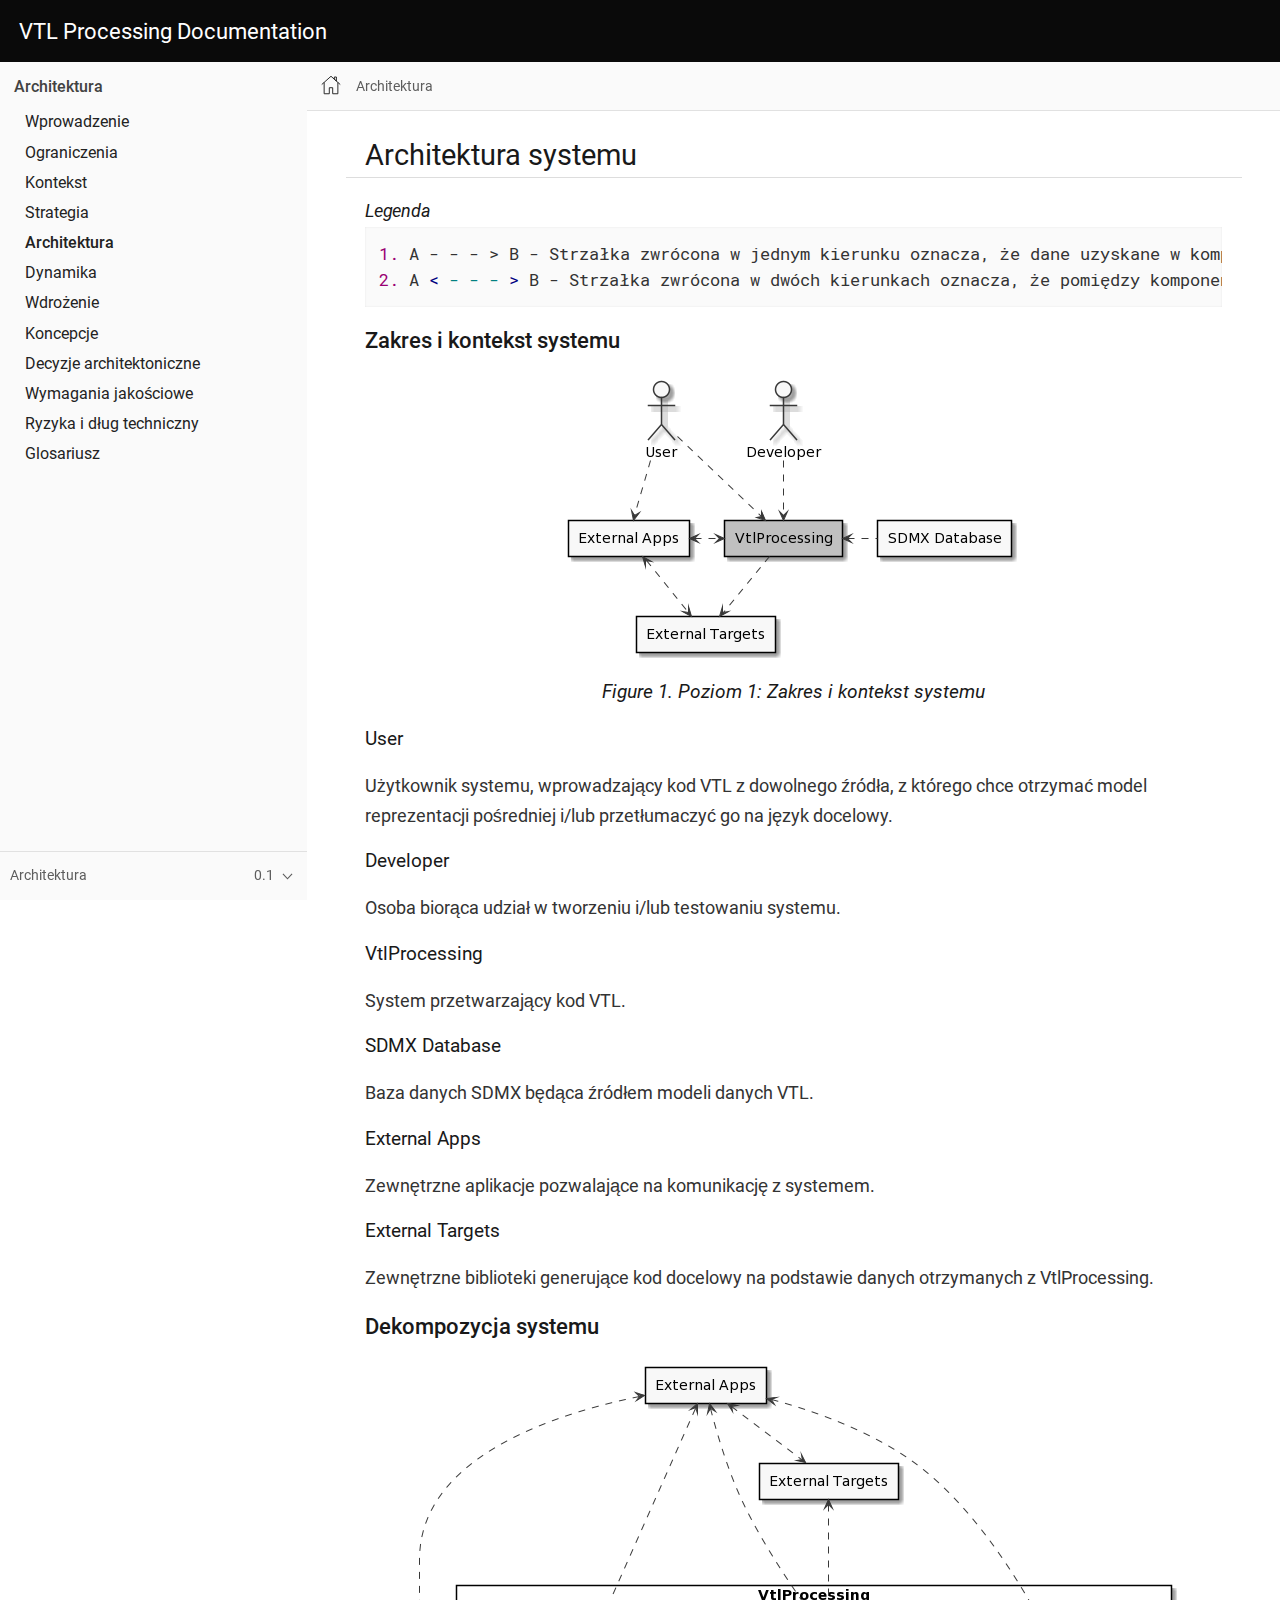
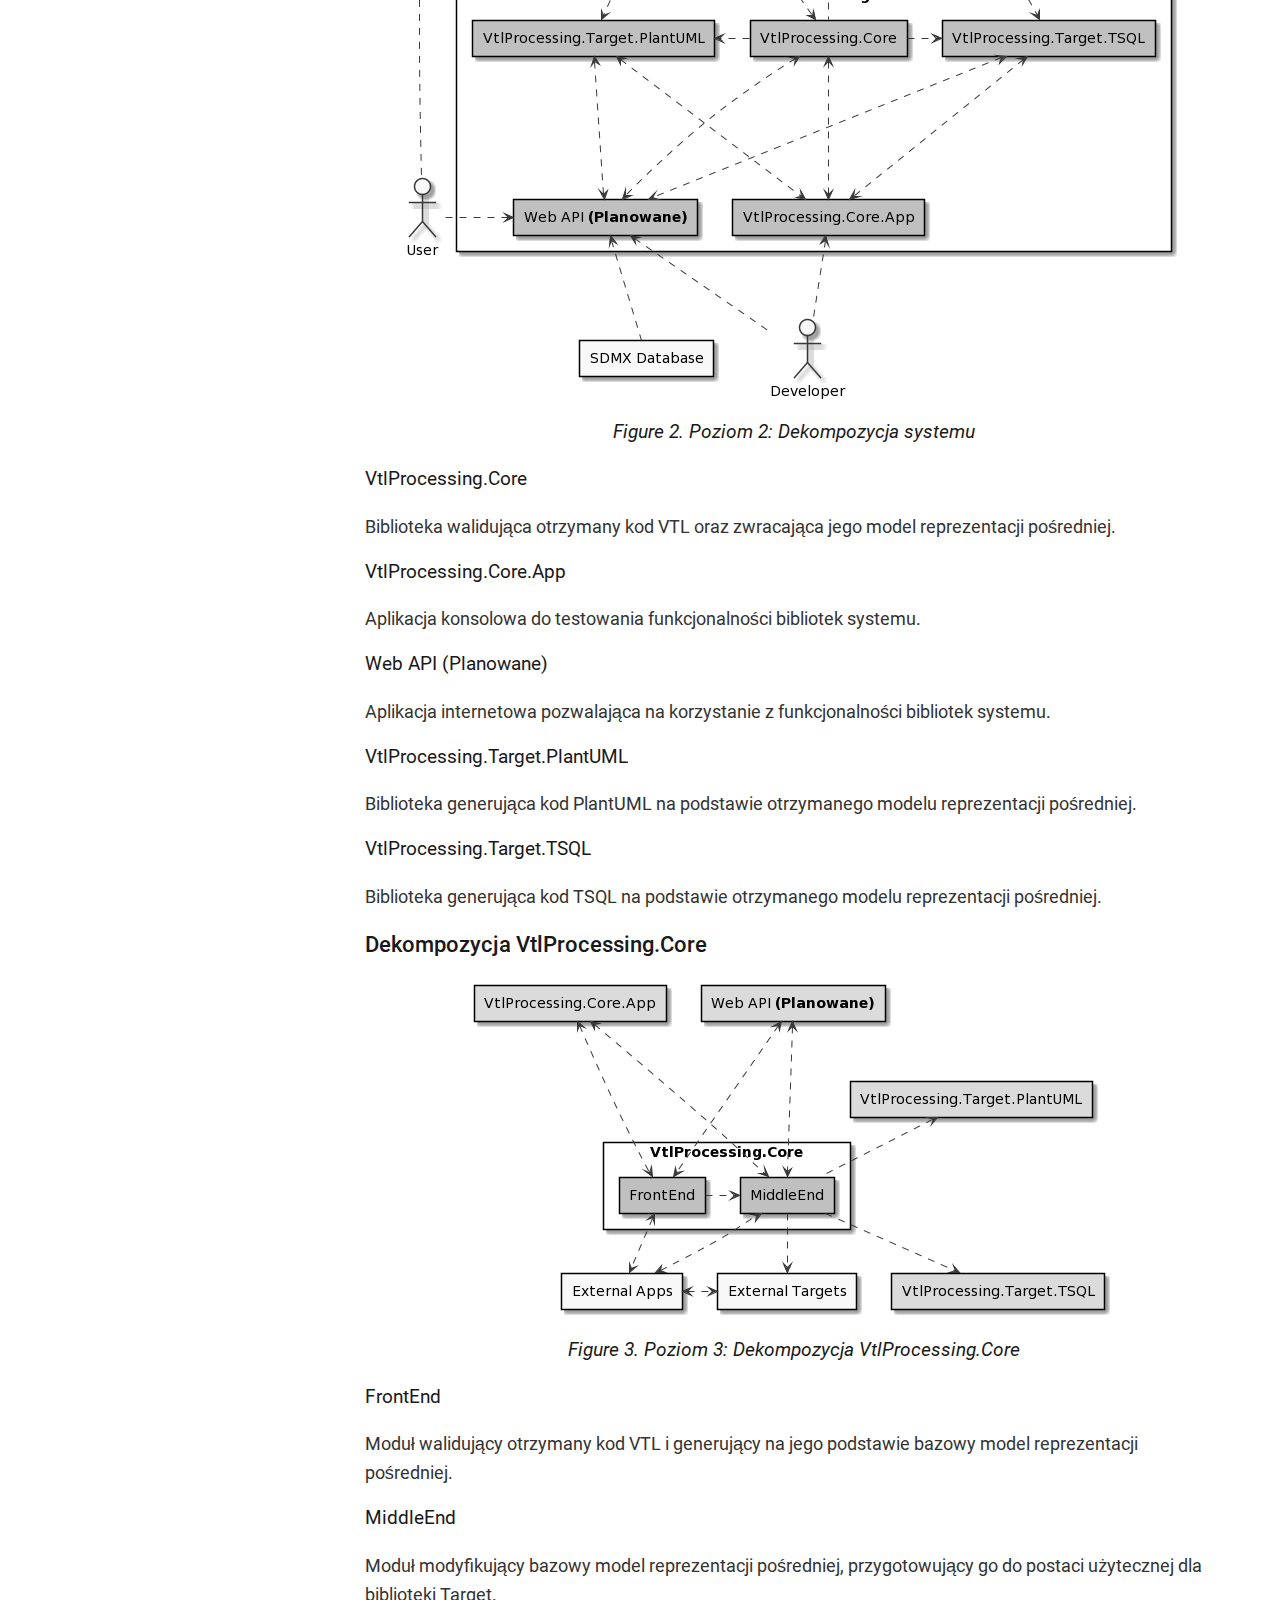
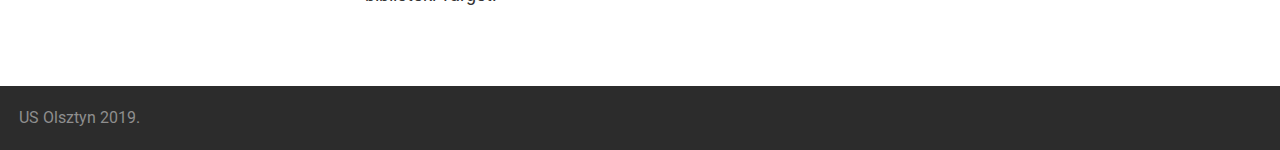
<file: vtl_arch/0.1/05_architecture.html>
<!DOCTYPE html>
<html lang="en">
  <head>
    <meta charset="utf-8">
    <meta name="viewport" content="width=device-width, initial-scale=1.0">
    <title>Untitled :: VTL Processing Documentation</title>
    <link rel="canonical" href="http://localhost/vtlprocessing/vtl_arch/0.1/05_architecture.html">
    <meta name="generator" content="Antora 2.3.3">
    <link rel="stylesheet" href="../../_/css/site.css">
  </head>
  <body class="article">
<header class="header" role="banner">
  <nav class="navbar">
    <div class="navbar-brand">
      <a class="navbar-item" href="http://localhost/vtlprocessing">VTL Processing Documentation</a>
      <button class="navbar-burger" data-target="topbar-nav">
        <span></span>
        <span></span>
        <span></span>
      </button>
    </div>
  </nav>
</header>
<div class="main-wrapper">
<div class="navigation-container" data-component="vtl_arch" data-version="0.1">
  <aside class="navigation" role="navigation">
    <div class="panels">
<div class="navigation-menu is-active" data-panel="menu">
  <nav class="nav-menu">
    <h3 class="title"><a href="index.html">Architektura</a></h3>
<ul class="nav-list">
  <li class="nav-item" data-depth="0">
<ul class="nav-list">
  <li class="nav-item" data-depth="1">
    <a class="nav-link" href="01_introduction.html">Wprowadzenie</a>
  </li>
  <li class="nav-item" data-depth="1">
    <a class="nav-link" href="02_constraints.html">Ograniczenia</a>
  </li>
  <li class="nav-item" data-depth="1">
    <a class="nav-link" href="03_context.html">Kontekst</a>
  </li>
  <li class="nav-item" data-depth="1">
    <a class="nav-link" href="04_strategy.html">Strategia</a>
  </li>
  <li class="nav-item is-current-page" data-depth="1">
    <a class="nav-link" href="05_architecture.html">Architektura</a>
  </li>
  <li class="nav-item" data-depth="1">
    <a class="nav-link" href="06_runtime.html">Dynamika</a>
  </li>
  <li class="nav-item" data-depth="1">
    <a class="nav-link" href="07_deployment.html">Wdrożenie</a>
  </li>
  <li class="nav-item" data-depth="1">
    <a class="nav-link" href="08_concepts.html">Koncepcje</a>
  </li>
  <li class="nav-item" data-depth="1">
    <a class="nav-link" href="09_decisions.html">Decyzje architektoniczne</a>
  </li>
  <li class="nav-item" data-depth="1">
    <a class="nav-link" href="10_quality_requirements.html">Wymagania jakościowe</a>
  </li>
  <li class="nav-item" data-depth="1">
    <a class="nav-link" href="11_risks.html">Ryzyka i dług techniczny</a>
  </li>
  <li class="nav-item" data-depth="1">
    <a class="nav-link" href="12_glossary.html">Glosariusz</a>
  </li>
</ul>
  </li>
</ul>
  </nav>
</div>
<div class="navigation-explore" data-panel="explore">
  <div class="context">
    <span class="title">Architektura</span>
    <span class="version">0.1</span>
  </div>
  <ul class="components">
    <li class="component is-current">
      <span class="title">Architektura</span>
      <ul class="versions">
        <li class="version is-current is-latest">
          <a href="index.html">0.1</a>
        </li>
      </ul>
    </li>
  </ul>
</div>
    </div>
  </aside>
</div>
  <main class="main" role="main">
<div class="toolbar" role="navigation">
  <button class="navigation-toggle"></button>
  <a href="index.html" class="home-link"></a>
<nav class="crumbs" role="navigation" aria-label="breadcrumbs">
  <ul>
    <li class="crumb"><a href="05_architecture.html">Architektura</a></li>
  </ul>
</nav>
</div>
<article class="doc">
<div class="sect1">
<h2 id="_architektura_systemu"><a class="anchor" href="#_architektura_systemu"></a>Architektura systemu</h2>
<div class="sectionbody">
<div class="listingblock">
<div class="title">Legenda</div>
<div class="content">
<pre class="highlightjs highlight"><code>1. A - - - &gt; B - Strzałka zwrócona w jednym kierunku oznacza, że dane uzyskane w komponencie A są używane w komponencie B
2. A &lt; - - - &gt; B - Strzałka zwrócona w dwóch kierunkach oznacza, że pomiędzy komponentami A i B występuje wymiana danych</code></pre>
</div>
</div>
<div class="sect2">
<h3 id="_zakres_i_kontekst_systemu"><a class="anchor" href="#_zakres_i_kontekst_systemu"></a>Zakres i kontekst systemu</h3>
<div class="imageblock plantuml">
<div class="content">
<img src="_images/06cc386f4d2fdd1f7baa27d0e4e0e82ba18b9118.png" alt="diagram">
</div>
<div class="title">Figure 1. Poziom 1: Zakres i kontekst systemu</div>
</div>
<div class="sect3">
<h4 id="_user"><a class="anchor" href="#_user"></a>User</h4>
<div class="paragraph">
<p>Użytkownik systemu, wprowadzający kod VTL z dowolnego źródła, z którego chce otrzymać model reprezentacji pośredniej i/lub przetłumaczyć go na język docelowy.</p>
</div>
</div>
<div class="sect3">
<h4 id="_developer"><a class="anchor" href="#_developer"></a>Developer</h4>
<div class="paragraph">
<p>Osoba biorąca udział w tworzeniu i/lub testowaniu systemu.</p>
</div>
</div>
<div class="sect3">
<h4 id="_vtlprocessing"><a class="anchor" href="#_vtlprocessing"></a>VtlProcessing</h4>
<div class="paragraph">
<p>System przetwarzający kod VTL.</p>
</div>
</div>
<div class="sect3">
<h4 id="_sdmx_database"><a class="anchor" href="#_sdmx_database"></a>SDMX Database</h4>
<div class="paragraph">
<p>Baza danych SDMX będąca źródłem modeli danych VTL.</p>
</div>
</div>
<div class="sect3">
<h4 id="_external_apps"><a class="anchor" href="#_external_apps"></a>External Apps</h4>
<div class="paragraph">
<p>Zewnętrzne aplikacje pozwalające na komunikację z systemem.</p>
</div>
</div>
<div class="sect3">
<h4 id="_external_targets"><a class="anchor" href="#_external_targets"></a>External Targets</h4>
<div class="paragraph">
<p>Zewnętrzne biblioteki generujące kod docelowy na podstawie danych otrzymanych z VtlProcessing.</p>
</div>
</div>
</div>
<div class="sect2">
<h3 id="_dekompozycja_systemu"><a class="anchor" href="#_dekompozycja_systemu"></a>Dekompozycja systemu</h3>
<div class="imageblock plantuml">
<div class="content">
<img src="_images/ca1d34ce03d6526280be719b10c7c16591ec8e89.png" alt="diagram">
</div>
<div class="title">Figure 2. Poziom 2: Dekompozycja systemu</div>
</div>
<div class="sect3">
<h4 id="_vtlprocessing_core"><a class="anchor" href="#_vtlprocessing_core"></a>VtlProcessing.Core</h4>
<div class="paragraph">
<p>Biblioteka walidująca otrzymany kod VTL oraz zwracająca jego model reprezentacji pośredniej.</p>
</div>
</div>
<div class="sect3">
<h4 id="_vtlprocessing_core_app"><a class="anchor" href="#_vtlprocessing_core_app"></a>VtlProcessing.Core.App</h4>
<div class="paragraph">
<p>Aplikacja konsolowa do testowania funkcjonalności bibliotek systemu.</p>
</div>
</div>
<div class="sect3">
<h4 id="_web_api_planowane"><a class="anchor" href="#_web_api_planowane"></a>Web API (Planowane)</h4>
<div class="paragraph">
<p>Aplikacja internetowa pozwalająca na korzystanie z funkcjonalności bibliotek systemu.</p>
</div>
</div>
<div class="sect3">
<h4 id="_vtlprocessing_target_plantuml"><a class="anchor" href="#_vtlprocessing_target_plantuml"></a>VtlProcessing.Target.PlantUML</h4>
<div class="paragraph">
<p>Biblioteka generująca kod PlantUML na podstawie otrzymanego modelu reprezentacji pośredniej.</p>
</div>
</div>
<div class="sect3">
<h4 id="_vtlprocessing_target_tsql"><a class="anchor" href="#_vtlprocessing_target_tsql"></a>VtlProcessing.Target.TSQL</h4>
<div class="paragraph">
<p>Biblioteka generująca kod TSQL na podstawie otrzymanego modelu reprezentacji pośredniej.</p>
</div>
</div>
</div>
<div class="sect2">
<h3 id="_dekompozycja_vtlprocessing_core"><a class="anchor" href="#_dekompozycja_vtlprocessing_core"></a>Dekompozycja VtlProcessing.Core</h3>
<div class="imageblock plantuml">
<div class="content">
<img src="_images/884028d15caf7921c84e4406ddb0e2f9fdc89bca.png" alt="diagram">
</div>
<div class="title">Figure 3. Poziom 3: Dekompozycja VtlProcessing.Core</div>
</div>
<div class="sect3">
<h4 id="_frontend"><a class="anchor" href="#_frontend"></a>FrontEnd</h4>
<div class="paragraph">
<p>Moduł walidujący otrzymany kod VTL i generujący na jego podstawie bazowy model reprezentacji pośredniej.</p>
</div>
</div>
<div class="sect3">
<h4 id="_middleend"><a class="anchor" href="#_middleend"></a>MiddleEnd</h4>
<div class="paragraph">
<p>Moduł modyfikujący bazowy model reprezentacji pośredniej, przygotowujący go do postaci użytecznej dla biblioteki Target.</p>
</div>
</div>
</div>
</div>
</div>
</article>
  </main>
</div>
<footer class="footer">
  <p>US Olsztyn 2019.</p>
</footer>
<script src="../../_/js/site.js"></script>
<script src="../../_/js/vendor/highlight.js"></script>
<script>hljs.initHighlighting()</script>

  </body>
</html>
</file>
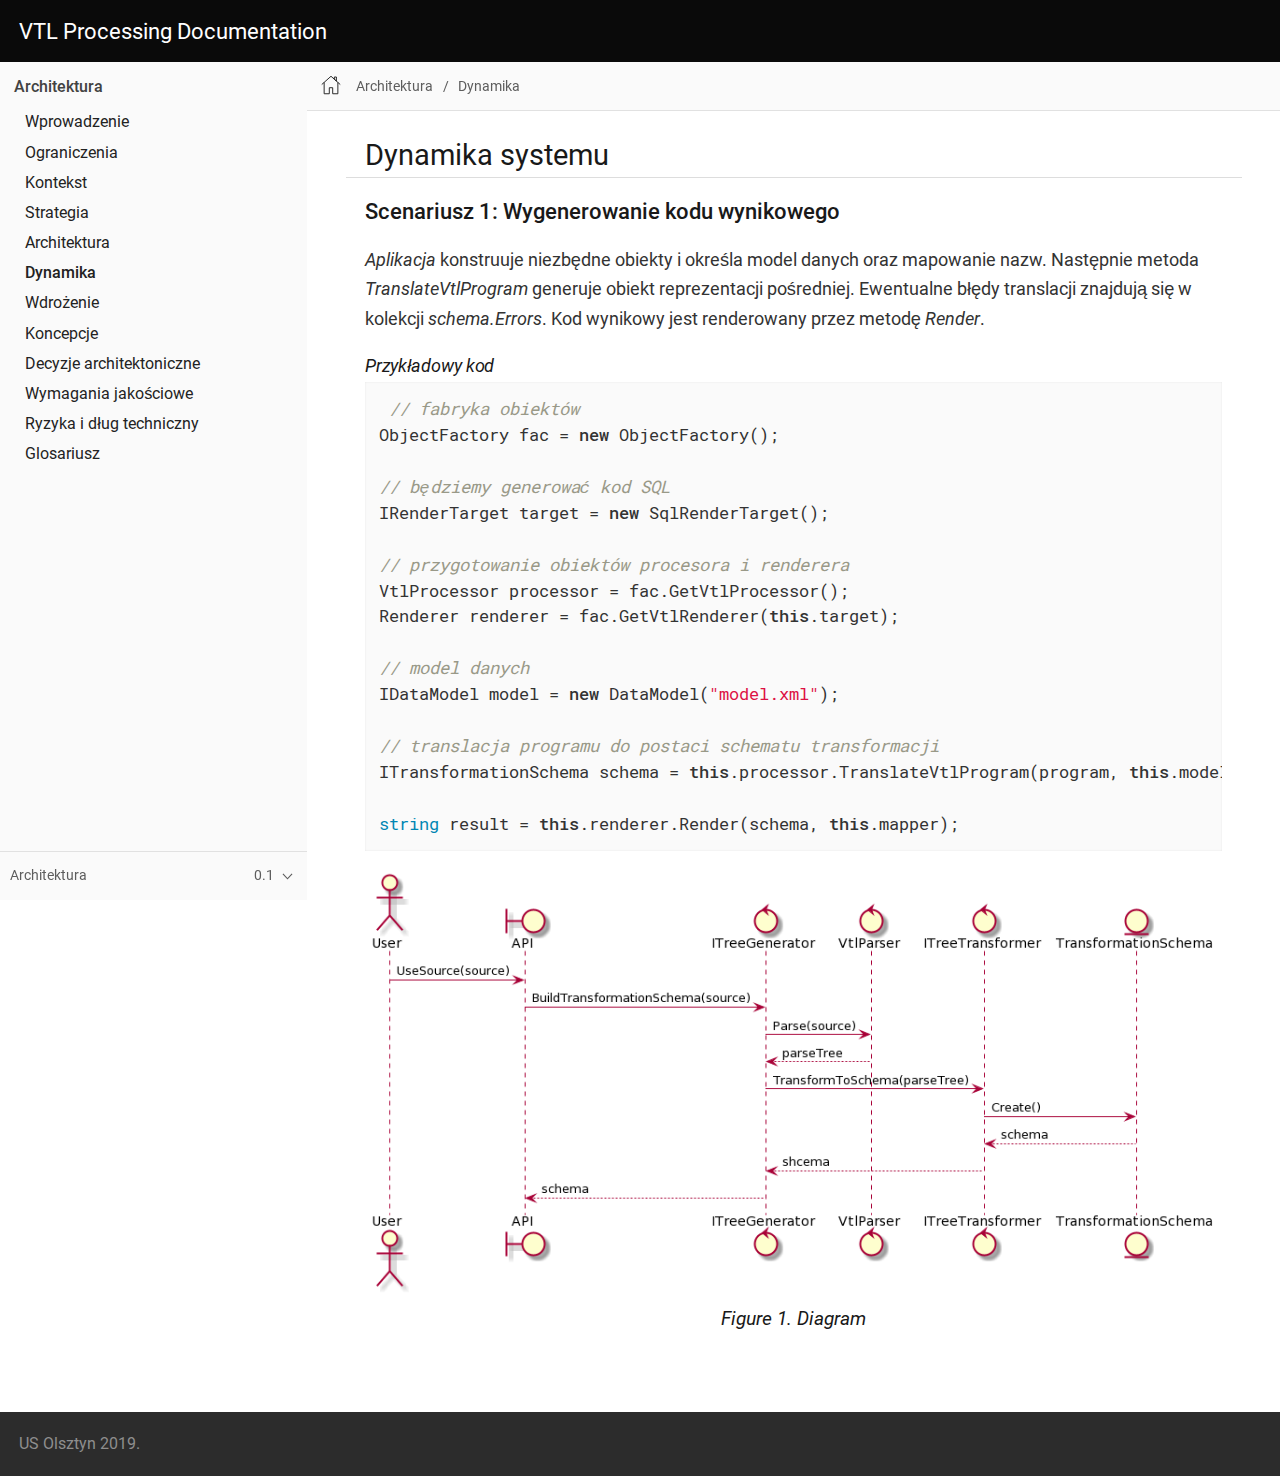
<file: vtl_arch/0.1/06_runtime.html>
<!DOCTYPE html>
<html lang="en">
  <head>
    <meta charset="utf-8">
    <meta name="viewport" content="width=device-width, initial-scale=1.0">
    <title>Untitled :: VTL Processing Documentation</title>
    <link rel="canonical" href="http://localhost/vtlprocessing/vtl_arch/0.1/06_runtime.html">
    <meta name="generator" content="Antora 2.3.3">
    <link rel="stylesheet" href="../../_/css/site.css">
  </head>
  <body class="article">
<header class="header" role="banner">
  <nav class="navbar">
    <div class="navbar-brand">
      <a class="navbar-item" href="http://localhost/vtlprocessing">VTL Processing Documentation</a>
      <button class="navbar-burger" data-target="topbar-nav">
        <span></span>
        <span></span>
        <span></span>
      </button>
    </div>
  </nav>
</header>
<div class="main-wrapper">
<div class="navigation-container" data-component="vtl_arch" data-version="0.1">
  <aside class="navigation" role="navigation">
    <div class="panels">
<div class="navigation-menu is-active" data-panel="menu">
  <nav class="nav-menu">
    <h3 class="title"><a href="index.html">Architektura</a></h3>
<ul class="nav-list">
  <li class="nav-item" data-depth="0">
<ul class="nav-list">
  <li class="nav-item" data-depth="1">
    <a class="nav-link" href="01_introduction.html">Wprowadzenie</a>
  </li>
  <li class="nav-item" data-depth="1">
    <a class="nav-link" href="02_constraints.html">Ograniczenia</a>
  </li>
  <li class="nav-item" data-depth="1">
    <a class="nav-link" href="03_context.html">Kontekst</a>
  </li>
  <li class="nav-item" data-depth="1">
    <a class="nav-link" href="04_strategy.html">Strategia</a>
  </li>
  <li class="nav-item" data-depth="1">
    <a class="nav-link" href="05_architecture.html">Architektura</a>
  </li>
  <li class="nav-item is-current-page" data-depth="1">
    <a class="nav-link" href="06_runtime.html">Dynamika</a>
  </li>
  <li class="nav-item" data-depth="1">
    <a class="nav-link" href="07_deployment.html">Wdrożenie</a>
  </li>
  <li class="nav-item" data-depth="1">
    <a class="nav-link" href="08_concepts.html">Koncepcje</a>
  </li>
  <li class="nav-item" data-depth="1">
    <a class="nav-link" href="09_decisions.html">Decyzje architektoniczne</a>
  </li>
  <li class="nav-item" data-depth="1">
    <a class="nav-link" href="10_quality_requirements.html">Wymagania jakościowe</a>
  </li>
  <li class="nav-item" data-depth="1">
    <a class="nav-link" href="11_risks.html">Ryzyka i dług techniczny</a>
  </li>
  <li class="nav-item" data-depth="1">
    <a class="nav-link" href="12_glossary.html">Glosariusz</a>
  </li>
</ul>
  </li>
</ul>
  </nav>
</div>
<div class="navigation-explore" data-panel="explore">
  <div class="context">
    <span class="title">Architektura</span>
    <span class="version">0.1</span>
  </div>
  <ul class="components">
    <li class="component is-current">
      <span class="title">Architektura</span>
      <ul class="versions">
        <li class="version is-current is-latest">
          <a href="index.html">0.1</a>
        </li>
      </ul>
    </li>
  </ul>
</div>
    </div>
  </aside>
</div>
  <main class="main" role="main">
<div class="toolbar" role="navigation">
  <button class="navigation-toggle"></button>
  <a href="index.html" class="home-link"></a>
<nav class="crumbs" role="navigation" aria-label="breadcrumbs">
  <ul>
    <li class="crumb"><a href="index.html">Architektura</a></li>
    <li class="crumb"><a href="06_runtime.html">Dynamika</a></li>
  </ul>
</nav>
</div>
<article class="doc">
<div class="sect1">
<h2 id="_dynamika_systemu"><a class="anchor" href="#_dynamika_systemu"></a>Dynamika systemu</h2>
<div class="sectionbody">
<div class="sect2">
<h3 id="_scenariusz_1_wygenerowanie_kodu_wynikowego"><a class="anchor" href="#_scenariusz_1_wygenerowanie_kodu_wynikowego"></a>Scenariusz 1: Wygenerowanie kodu wynikowego</h3>
<div class="paragraph">
<p><em>Aplikacja</em> konstruuje niezbędne obiekty i określa model danych oraz mapowanie nazw.
Następnie metoda <em>TranslateVtlProgram</em> generuje obiekt reprezentacji pośredniej.
Ewentualne błędy translacji znajdują się w kolekcji <em>schema.Errors</em>.
Kod wynikowy jest renderowany przez metodę <em>Render</em>.</p>
</div>
<div class="listingblock">
<div class="title">Przykładowy kod</div>
<div class="content">
<pre class="highlightjs highlight"><code class="language-c# hljs" data-lang="c#"> // fabryka obiektów
ObjectFactory fac = new ObjectFactory();

// będziemy generować kod SQL
IRenderTarget target = new SqlRenderTarget();

// przygotowanie obiektów procesora i renderera
VtlProcessor processor = fac.GetVtlProcessor();
Renderer renderer = fac.GetVtlRenderer(this.target);

// model danych
IDataModel model = new DataModel("model.xml");

// translacja programu do postaci schematu transformacji
ITransformationSchema schema = this.processor.TranslateVtlProgram(program, this.model);

string result = this.renderer.Render(schema, this.mapper);</code></pre>
</div>
</div>
<div class="imageblock plantuml">
<div class="content">
<img src="_images/5afe2ece4768621020df597ba6ec8d18785f7b95.png" alt="diagram">
</div>
<div class="title">Figure 1. Diagram</div>
</div>
</div>
</div>
</div>
</article>
  </main>
</div>
<footer class="footer">
  <p>US Olsztyn 2019.</p>
</footer>
<script src="../../_/js/site.js"></script>
<script src="../../_/js/vendor/highlight.js"></script>
<script>hljs.initHighlighting()</script>

  </body>
</html>
</file>
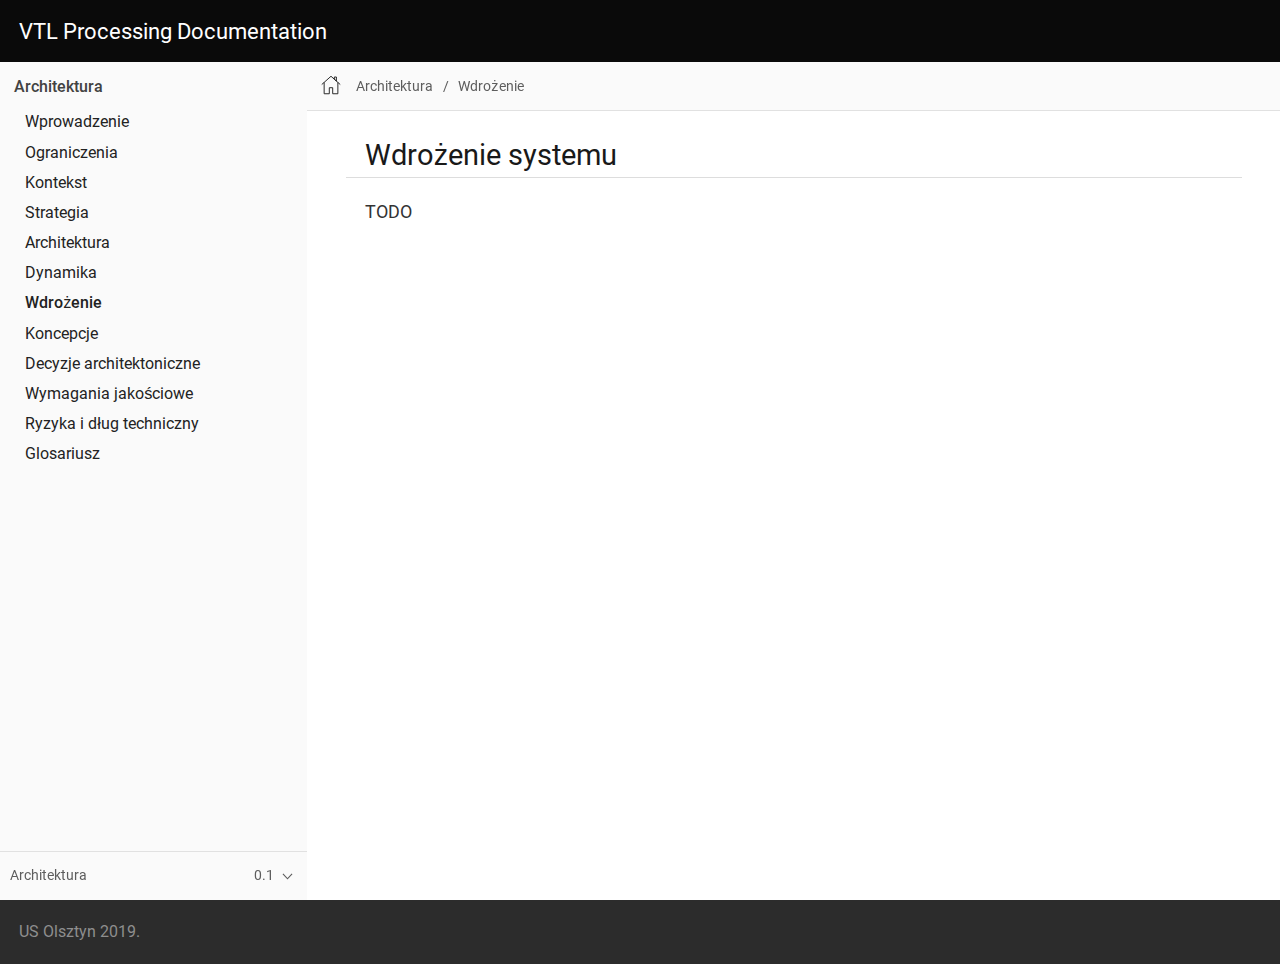
<file: vtl_arch/0.1/07_deployment.html>
<!DOCTYPE html>
<html lang="en">
  <head>
    <meta charset="utf-8">
    <meta name="viewport" content="width=device-width, initial-scale=1.0">
    <title>Untitled :: VTL Processing Documentation</title>
    <link rel="canonical" href="http://localhost/vtlprocessing/vtl_arch/0.1/07_deployment.html">
    <meta name="generator" content="Antora 2.3.3">
    <link rel="stylesheet" href="../../_/css/site.css">
  </head>
  <body class="article">
<header class="header" role="banner">
  <nav class="navbar">
    <div class="navbar-brand">
      <a class="navbar-item" href="http://localhost/vtlprocessing">VTL Processing Documentation</a>
      <button class="navbar-burger" data-target="topbar-nav">
        <span></span>
        <span></span>
        <span></span>
      </button>
    </div>
  </nav>
</header>
<div class="main-wrapper">
<div class="navigation-container" data-component="vtl_arch" data-version="0.1">
  <aside class="navigation" role="navigation">
    <div class="panels">
<div class="navigation-menu is-active" data-panel="menu">
  <nav class="nav-menu">
    <h3 class="title"><a href="index.html">Architektura</a></h3>
<ul class="nav-list">
  <li class="nav-item" data-depth="0">
<ul class="nav-list">
  <li class="nav-item" data-depth="1">
    <a class="nav-link" href="01_introduction.html">Wprowadzenie</a>
  </li>
  <li class="nav-item" data-depth="1">
    <a class="nav-link" href="02_constraints.html">Ograniczenia</a>
  </li>
  <li class="nav-item" data-depth="1">
    <a class="nav-link" href="03_context.html">Kontekst</a>
  </li>
  <li class="nav-item" data-depth="1">
    <a class="nav-link" href="04_strategy.html">Strategia</a>
  </li>
  <li class="nav-item" data-depth="1">
    <a class="nav-link" href="05_architecture.html">Architektura</a>
  </li>
  <li class="nav-item" data-depth="1">
    <a class="nav-link" href="06_runtime.html">Dynamika</a>
  </li>
  <li class="nav-item is-current-page" data-depth="1">
    <a class="nav-link" href="07_deployment.html">Wdrożenie</a>
  </li>
  <li class="nav-item" data-depth="1">
    <a class="nav-link" href="08_concepts.html">Koncepcje</a>
  </li>
  <li class="nav-item" data-depth="1">
    <a class="nav-link" href="09_decisions.html">Decyzje architektoniczne</a>
  </li>
  <li class="nav-item" data-depth="1">
    <a class="nav-link" href="10_quality_requirements.html">Wymagania jakościowe</a>
  </li>
  <li class="nav-item" data-depth="1">
    <a class="nav-link" href="11_risks.html">Ryzyka i dług techniczny</a>
  </li>
  <li class="nav-item" data-depth="1">
    <a class="nav-link" href="12_glossary.html">Glosariusz</a>
  </li>
</ul>
  </li>
</ul>
  </nav>
</div>
<div class="navigation-explore" data-panel="explore">
  <div class="context">
    <span class="title">Architektura</span>
    <span class="version">0.1</span>
  </div>
  <ul class="components">
    <li class="component is-current">
      <span class="title">Architektura</span>
      <ul class="versions">
        <li class="version is-current is-latest">
          <a href="index.html">0.1</a>
        </li>
      </ul>
    </li>
  </ul>
</div>
    </div>
  </aside>
</div>
  <main class="main" role="main">
<div class="toolbar" role="navigation">
  <button class="navigation-toggle"></button>
  <a href="index.html" class="home-link"></a>
<nav class="crumbs" role="navigation" aria-label="breadcrumbs">
  <ul>
    <li class="crumb"><a href="index.html">Architektura</a></li>
    <li class="crumb"><a href="07_deployment.html">Wdrożenie</a></li>
  </ul>
</nav>
</div>
<article class="doc">
<div class="sect1">
<h2 id="_wdrożenie_systemu"><a class="anchor" href="#_wdrożenie_systemu"></a>Wdrożenie systemu</h2>
<div class="sectionbody">
<div class="paragraph">
<p>TODO</p>
</div>
</div>
</div>
</article>
  </main>
</div>
<footer class="footer">
  <p>US Olsztyn 2019.</p>
</footer>
<script src="../../_/js/site.js"></script>
<script src="../../_/js/vendor/highlight.js"></script>
<script>hljs.initHighlighting()</script>

  </body>
</html>
</file>
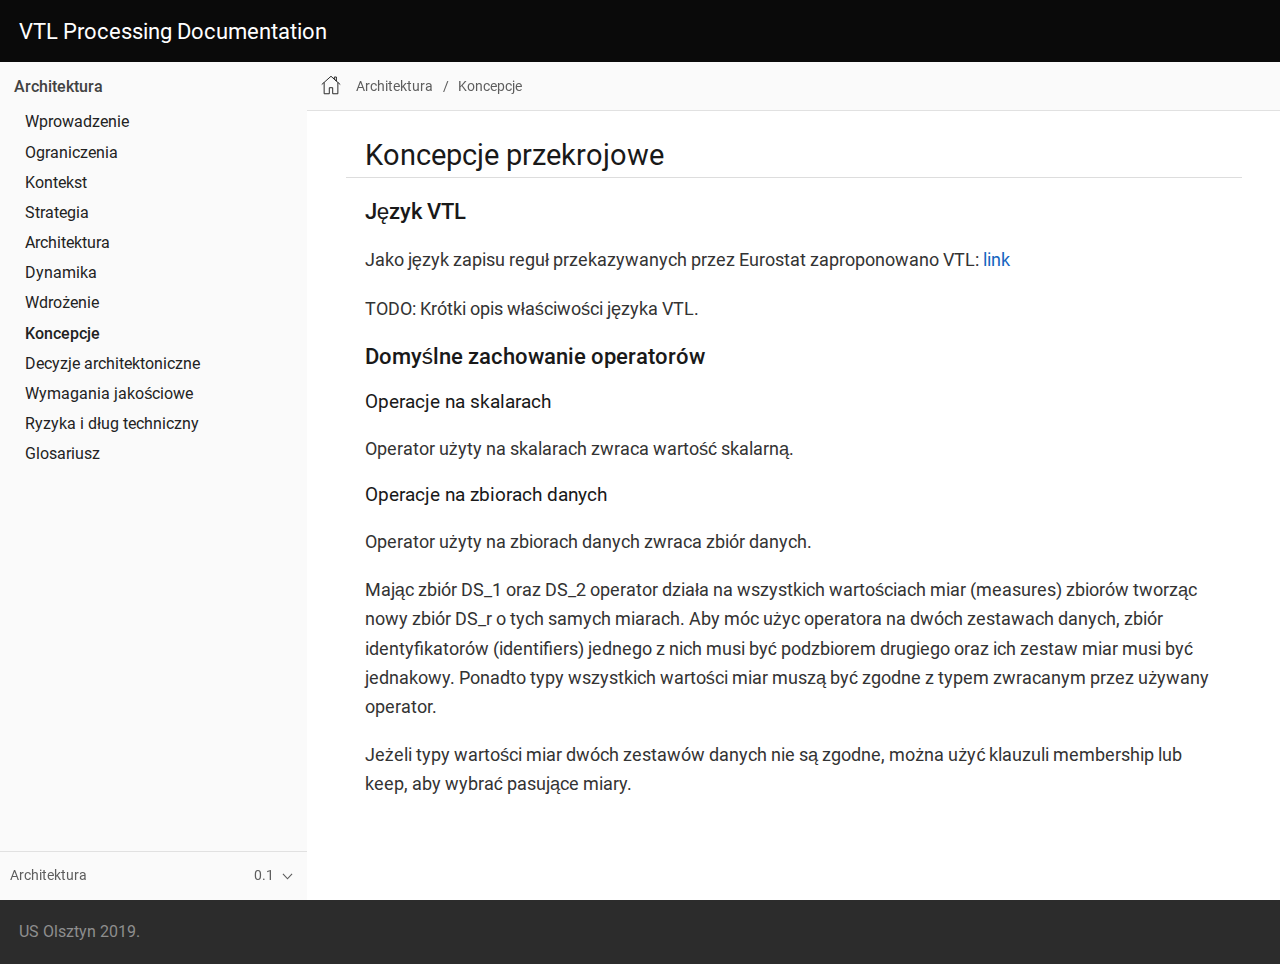
<file: vtl_arch/0.1/08_concepts.html>
<!DOCTYPE html>
<html lang="en">
  <head>
    <meta charset="utf-8">
    <meta name="viewport" content="width=device-width, initial-scale=1.0">
    <title>Untitled :: VTL Processing Documentation</title>
    <link rel="canonical" href="http://localhost/vtlprocessing/vtl_arch/0.1/08_concepts.html">
    <meta name="generator" content="Antora 2.3.3">
    <link rel="stylesheet" href="../../_/css/site.css">
  </head>
  <body class="article">
<header class="header" role="banner">
  <nav class="navbar">
    <div class="navbar-brand">
      <a class="navbar-item" href="http://localhost/vtlprocessing">VTL Processing Documentation</a>
      <button class="navbar-burger" data-target="topbar-nav">
        <span></span>
        <span></span>
        <span></span>
      </button>
    </div>
  </nav>
</header>
<div class="main-wrapper">
<div class="navigation-container" data-component="vtl_arch" data-version="0.1">
  <aside class="navigation" role="navigation">
    <div class="panels">
<div class="navigation-menu is-active" data-panel="menu">
  <nav class="nav-menu">
    <h3 class="title"><a href="index.html">Architektura</a></h3>
<ul class="nav-list">
  <li class="nav-item" data-depth="0">
<ul class="nav-list">
  <li class="nav-item" data-depth="1">
    <a class="nav-link" href="01_introduction.html">Wprowadzenie</a>
  </li>
  <li class="nav-item" data-depth="1">
    <a class="nav-link" href="02_constraints.html">Ograniczenia</a>
  </li>
  <li class="nav-item" data-depth="1">
    <a class="nav-link" href="03_context.html">Kontekst</a>
  </li>
  <li class="nav-item" data-depth="1">
    <a class="nav-link" href="04_strategy.html">Strategia</a>
  </li>
  <li class="nav-item" data-depth="1">
    <a class="nav-link" href="05_architecture.html">Architektura</a>
  </li>
  <li class="nav-item" data-depth="1">
    <a class="nav-link" href="06_runtime.html">Dynamika</a>
  </li>
  <li class="nav-item" data-depth="1">
    <a class="nav-link" href="07_deployment.html">Wdrożenie</a>
  </li>
  <li class="nav-item is-current-page" data-depth="1">
    <a class="nav-link" href="08_concepts.html">Koncepcje</a>
  </li>
  <li class="nav-item" data-depth="1">
    <a class="nav-link" href="09_decisions.html">Decyzje architektoniczne</a>
  </li>
  <li class="nav-item" data-depth="1">
    <a class="nav-link" href="10_quality_requirements.html">Wymagania jakościowe</a>
  </li>
  <li class="nav-item" data-depth="1">
    <a class="nav-link" href="11_risks.html">Ryzyka i dług techniczny</a>
  </li>
  <li class="nav-item" data-depth="1">
    <a class="nav-link" href="12_glossary.html">Glosariusz</a>
  </li>
</ul>
  </li>
</ul>
  </nav>
</div>
<div class="navigation-explore" data-panel="explore">
  <div class="context">
    <span class="title">Architektura</span>
    <span class="version">0.1</span>
  </div>
  <ul class="components">
    <li class="component is-current">
      <span class="title">Architektura</span>
      <ul class="versions">
        <li class="version is-current is-latest">
          <a href="index.html">0.1</a>
        </li>
      </ul>
    </li>
  </ul>
</div>
    </div>
  </aside>
</div>
  <main class="main" role="main">
<div class="toolbar" role="navigation">
  <button class="navigation-toggle"></button>
  <a href="index.html" class="home-link"></a>
<nav class="crumbs" role="navigation" aria-label="breadcrumbs">
  <ul>
    <li class="crumb"><a href="index.html">Architektura</a></li>
    <li class="crumb"><a href="08_concepts.html">Koncepcje</a></li>
  </ul>
</nav>
</div>
<article class="doc">
<div class="sect1">
<h2 id="_koncepcje_przekrojowe"><a class="anchor" href="#_koncepcje_przekrojowe"></a>Koncepcje przekrojowe</h2>
<div class="sectionbody">
<div class="sect2">
<h3 id="_język_vtl"><a class="anchor" href="#_język_vtl"></a>Język VTL</h3>
<div class="paragraph">
<p>Jako język zapisu reguł przekazywanych przez Eurostat zaproponowano VTL: <a href="https://sdmx.org/?page_id=5096">link</a></p>
</div>
<div class="paragraph">
<p>TODO: Krótki opis właściwości języka VTL.</p>
</div>
</div>
<div class="sect2">
<h3 id="_domyślne_zachowanie_operatorów"><a class="anchor" href="#_domyślne_zachowanie_operatorów"></a>Domyślne zachowanie operatorów</h3>
<div class="sect3">
<h4 id="_operacje_na_skalarach"><a class="anchor" href="#_operacje_na_skalarach"></a>Operacje na skalarach</h4>
<div class="paragraph">
<p>Operator użyty na skalarach zwraca wartość skalarną.</p>
</div>
</div>
<div class="sect3">
<h4 id="_operacje_na_zbiorach_danych"><a class="anchor" href="#_operacje_na_zbiorach_danych"></a>Operacje na zbiorach danych</h4>
<div class="paragraph">
<p>Operator użyty na zbiorach danych zwraca zbiór danych.</p>
</div>
<div class="paragraph">
<p>Mając zbiór DS_1 oraz DS_2 operator działa na wszystkich wartościach miar (measures) zbiorów tworząc nowy zbiór DS_r o tych samych miarach. Aby móc użyc operatora na dwóch zestawach danych, zbiór identyfikatorów (identifiers) jednego z nich musi być podzbiorem drugiego oraz ich zestaw miar musi być jednakowy. Ponadto typy wszystkich wartości miar muszą być zgodne z typem zwracanym przez używany operator.</p>
</div>
<div class="paragraph">
<p>Jeżeli typy wartości miar dwóch zestawów danych nie są zgodne, można użyć klauzuli membership lub keep, aby wybrać pasujące miary.</p>
</div>
</div>
</div>
</div>
</div>
</article>
  </main>
</div>
<footer class="footer">
  <p>US Olsztyn 2019.</p>
</footer>
<script src="../../_/js/site.js"></script>
<script src="../../_/js/vendor/highlight.js"></script>
<script>hljs.initHighlighting()</script>

  </body>
</html>
</file>
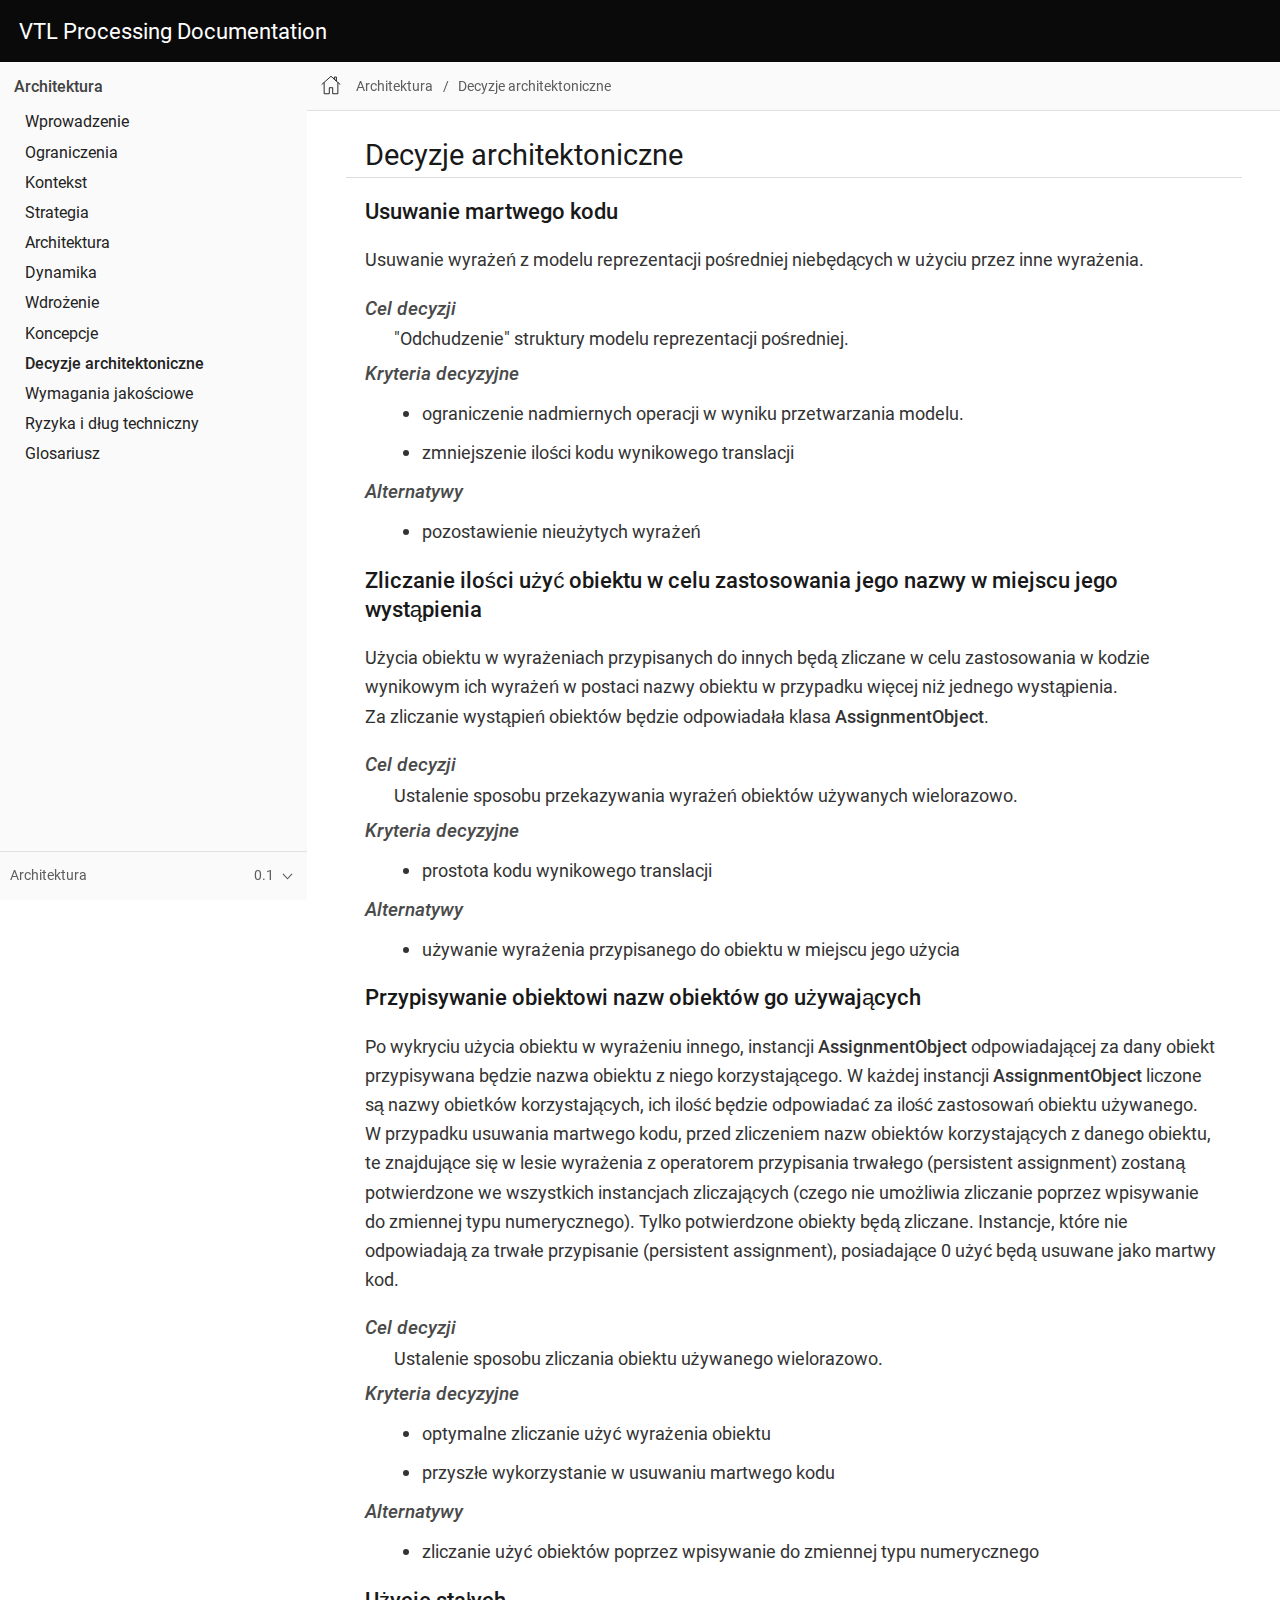
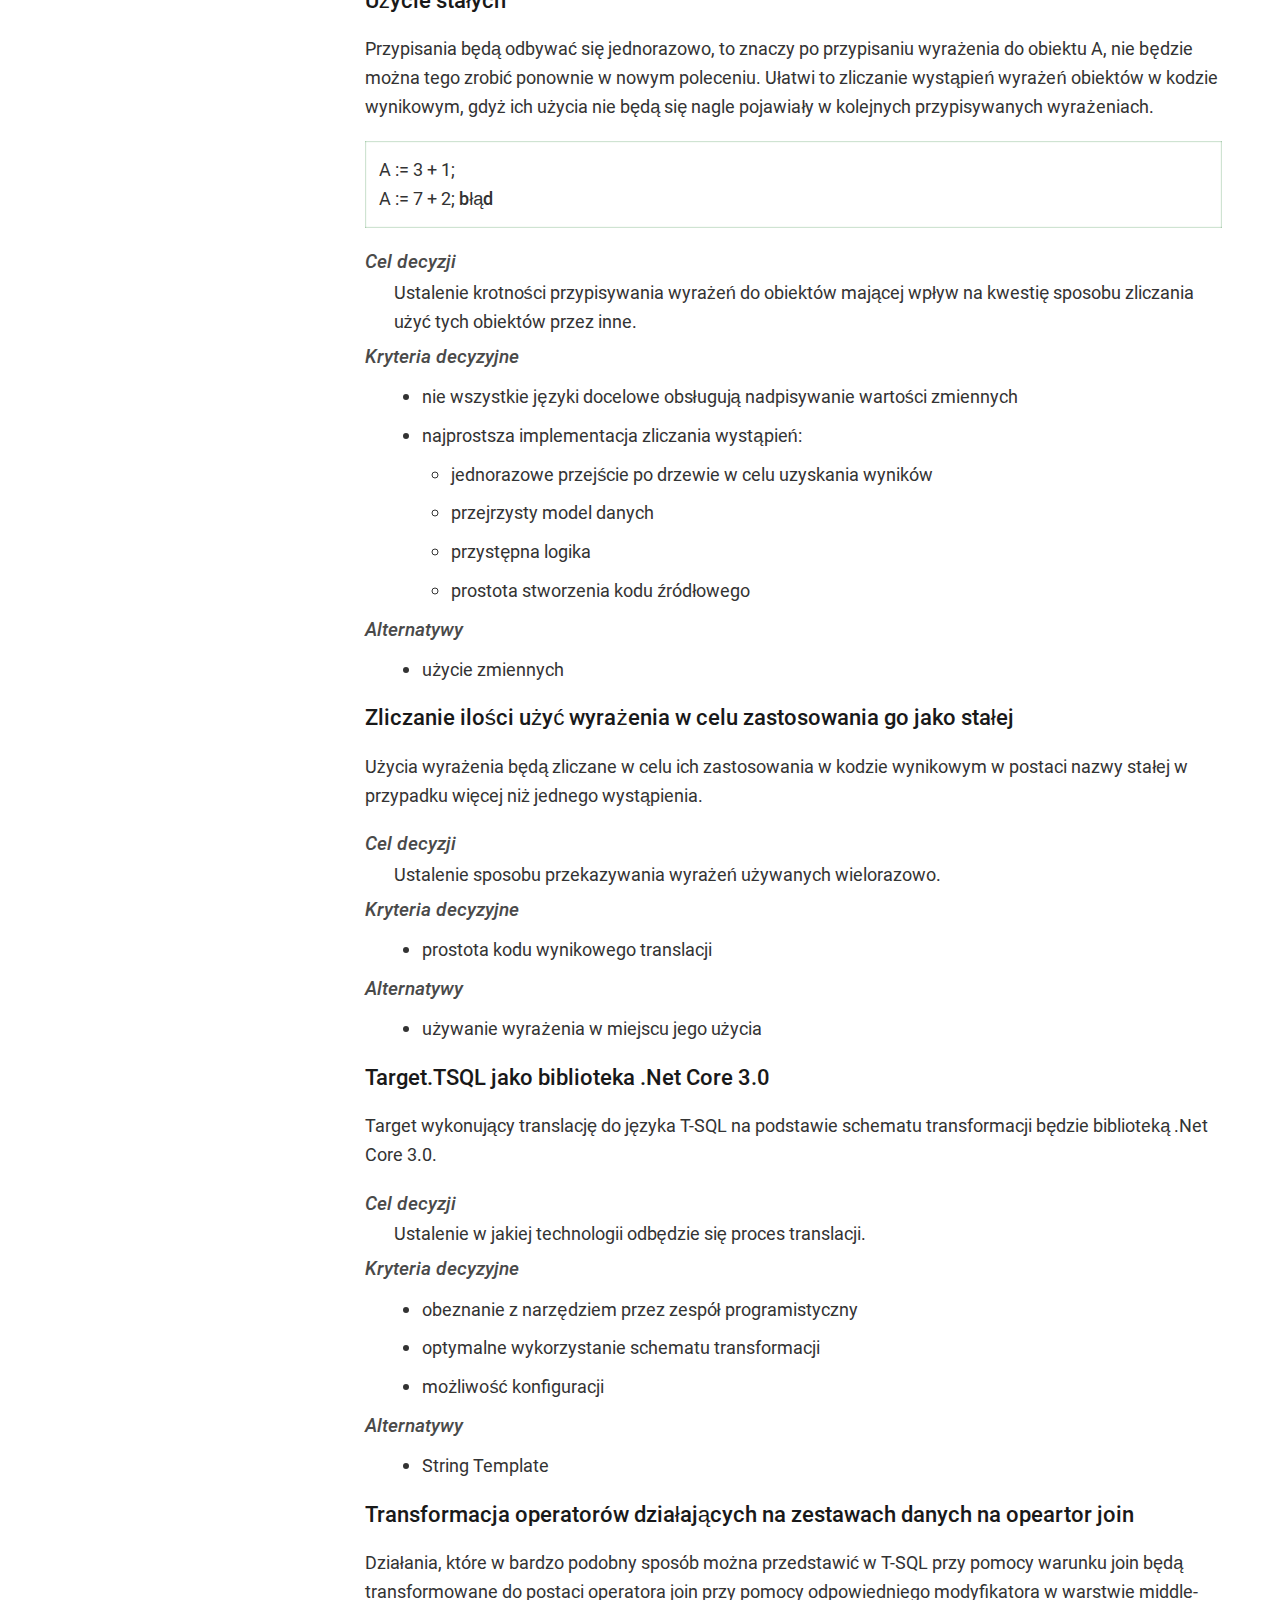
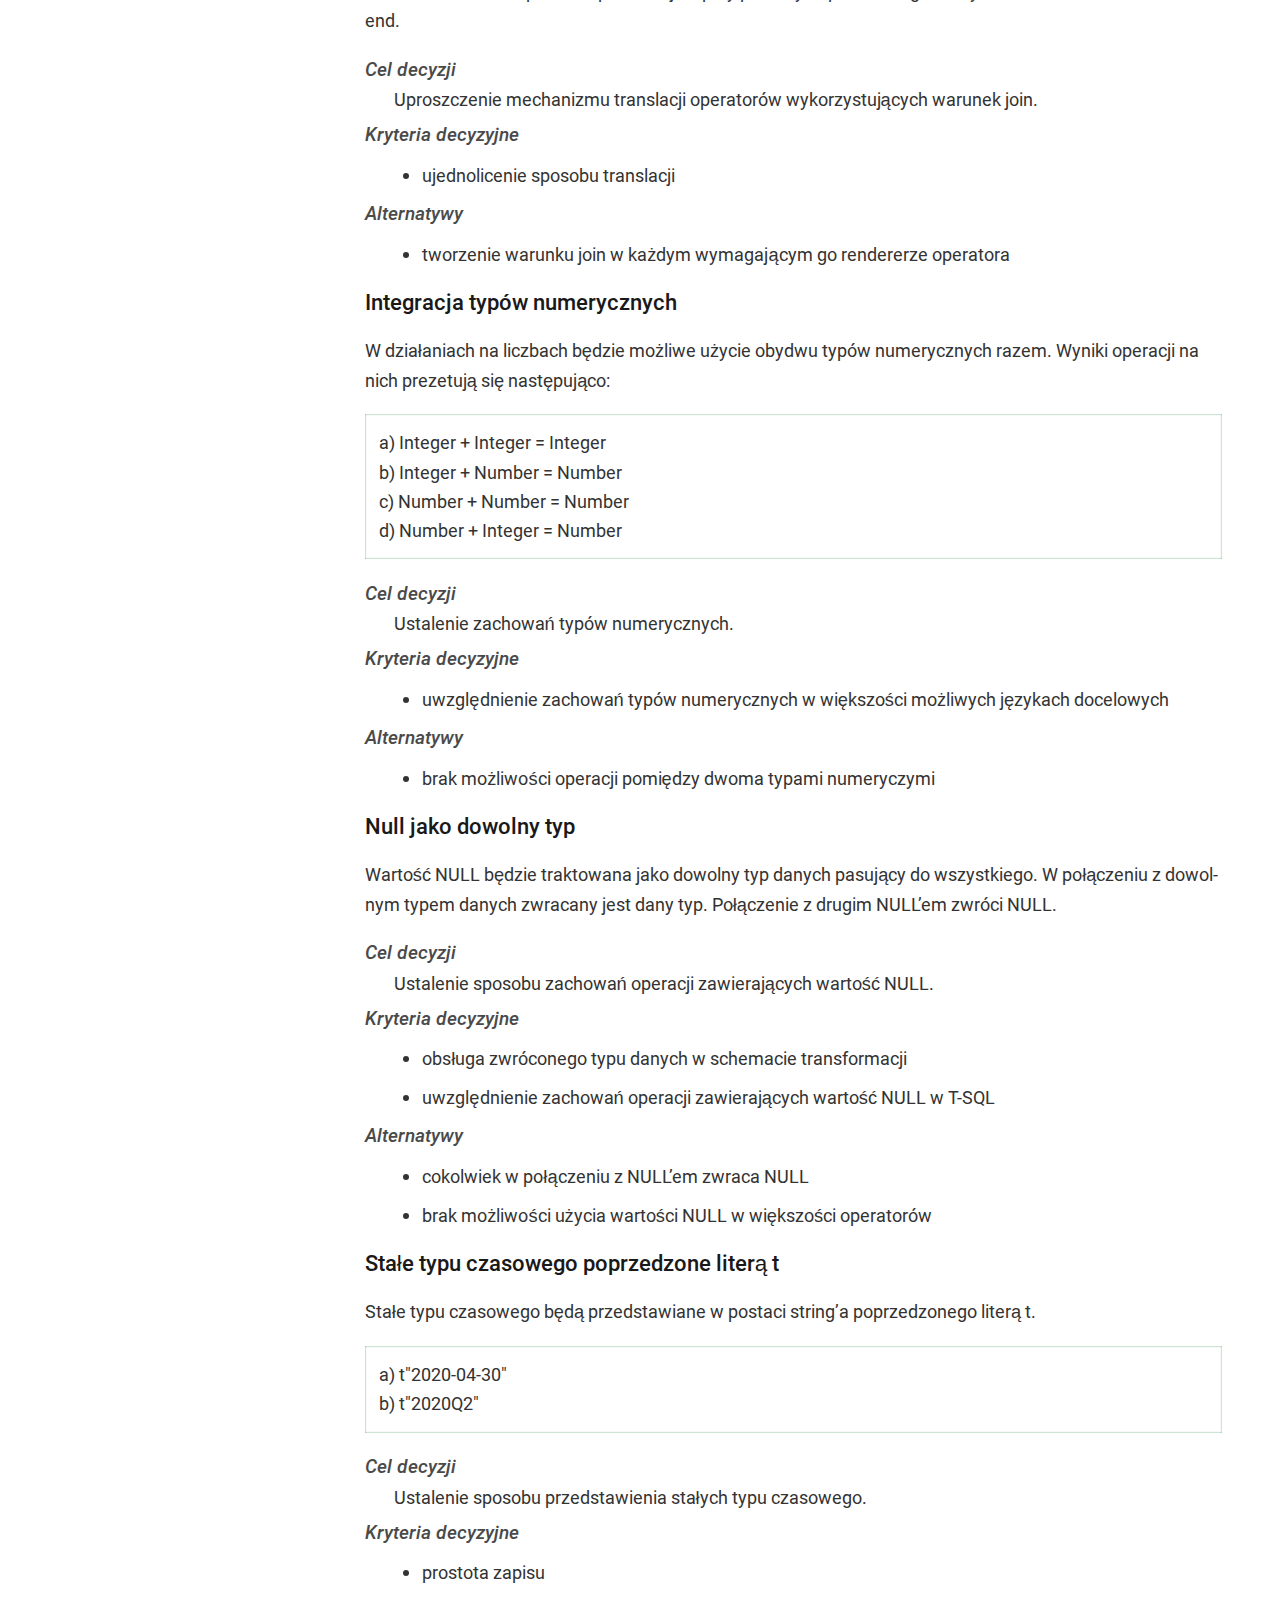
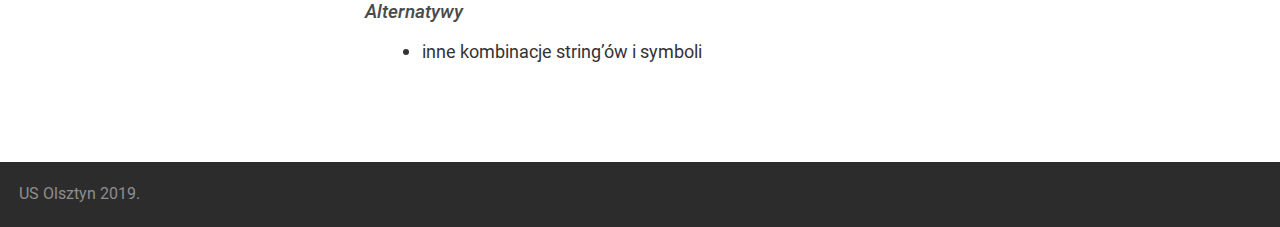
<file: vtl_arch/0.1/09_decisions.html>
<!DOCTYPE html>
<html lang="en">
  <head>
    <meta charset="utf-8">
    <meta name="viewport" content="width=device-width, initial-scale=1.0">
    <title>Untitled :: VTL Processing Documentation</title>
    <link rel="canonical" href="http://localhost/vtlprocessing/vtl_arch/0.1/09_decisions.html">
    <meta name="generator" content="Antora 2.3.3">
    <link rel="stylesheet" href="../../_/css/site.css">
  </head>
  <body class="article">
<header class="header" role="banner">
  <nav class="navbar">
    <div class="navbar-brand">
      <a class="navbar-item" href="http://localhost/vtlprocessing">VTL Processing Documentation</a>
      <button class="navbar-burger" data-target="topbar-nav">
        <span></span>
        <span></span>
        <span></span>
      </button>
    </div>
  </nav>
</header>
<div class="main-wrapper">
<div class="navigation-container" data-component="vtl_arch" data-version="0.1">
  <aside class="navigation" role="navigation">
    <div class="panels">
<div class="navigation-menu is-active" data-panel="menu">
  <nav class="nav-menu">
    <h3 class="title"><a href="index.html">Architektura</a></h3>
<ul class="nav-list">
  <li class="nav-item" data-depth="0">
<ul class="nav-list">
  <li class="nav-item" data-depth="1">
    <a class="nav-link" href="01_introduction.html">Wprowadzenie</a>
  </li>
  <li class="nav-item" data-depth="1">
    <a class="nav-link" href="02_constraints.html">Ograniczenia</a>
  </li>
  <li class="nav-item" data-depth="1">
    <a class="nav-link" href="03_context.html">Kontekst</a>
  </li>
  <li class="nav-item" data-depth="1">
    <a class="nav-link" href="04_strategy.html">Strategia</a>
  </li>
  <li class="nav-item" data-depth="1">
    <a class="nav-link" href="05_architecture.html">Architektura</a>
  </li>
  <li class="nav-item" data-depth="1">
    <a class="nav-link" href="06_runtime.html">Dynamika</a>
  </li>
  <li class="nav-item" data-depth="1">
    <a class="nav-link" href="07_deployment.html">Wdrożenie</a>
  </li>
  <li class="nav-item" data-depth="1">
    <a class="nav-link" href="08_concepts.html">Koncepcje</a>
  </li>
  <li class="nav-item is-current-page" data-depth="1">
    <a class="nav-link" href="09_decisions.html">Decyzje architektoniczne</a>
  </li>
  <li class="nav-item" data-depth="1">
    <a class="nav-link" href="10_quality_requirements.html">Wymagania jakościowe</a>
  </li>
  <li class="nav-item" data-depth="1">
    <a class="nav-link" href="11_risks.html">Ryzyka i dług techniczny</a>
  </li>
  <li class="nav-item" data-depth="1">
    <a class="nav-link" href="12_glossary.html">Glosariusz</a>
  </li>
</ul>
  </li>
</ul>
  </nav>
</div>
<div class="navigation-explore" data-panel="explore">
  <div class="context">
    <span class="title">Architektura</span>
    <span class="version">0.1</span>
  </div>
  <ul class="components">
    <li class="component is-current">
      <span class="title">Architektura</span>
      <ul class="versions">
        <li class="version is-current is-latest">
          <a href="index.html">0.1</a>
        </li>
      </ul>
    </li>
  </ul>
</div>
    </div>
  </aside>
</div>
  <main class="main" role="main">
<div class="toolbar" role="navigation">
  <button class="navigation-toggle"></button>
  <a href="index.html" class="home-link"></a>
<nav class="crumbs" role="navigation" aria-label="breadcrumbs">
  <ul>
    <li class="crumb"><a href="index.html">Architektura</a></li>
    <li class="crumb"><a href="09_decisions.html">Decyzje architektoniczne</a></li>
  </ul>
</nav>
</div>
<article class="doc">
<div class="sect1">
<h2 id="_decyzje_architektoniczne"><a class="anchor" href="#_decyzje_architektoniczne"></a>Decyzje architektoniczne</h2>
<div class="sectionbody">
<div class="sect2">
<h3 id="_usuwanie_martwego_kodu"><a class="anchor" href="#_usuwanie_martwego_kodu"></a>Usuwanie martwego kodu</h3>
<div class="paragraph">
<p>Usuwanie wyrażeń z modelu reprezentacji pośredniej niebędących w użyciu przez inne wyrażenia.</p>
</div>
<div class="dlist">
<dl>
<dt class="hdlist1">Cel decyzji </dt>
<dd>
<p>"Odchudzenie" struktury modelu reprezentacji pośredniej.</p>
</dd>
<dt class="hdlist1">Kryteria decyzyjne </dt>
<dd>
<div class="ulist">
<ul>
<li>
<p>ograniczenie nadmiernych operacji w wyniku przetwarzania modelu.</p>
</li>
<li>
<p>zmniejszenie ilości kodu wynikowego translacji</p>
</li>
</ul>
</div>
</dd>
<dt class="hdlist1">Alternatywy </dt>
<dd>
<div class="ulist">
<ul>
<li>
<p>pozostawienie nieużytych wyrażeń</p>
</li>
</ul>
</div>
</dd>
</dl>
</div>
</div>
<div class="sect2">
<h3 id="_zliczanie_ilości_użyć_obiektu_w_celu_zastosowania_jego_nazwy_w_miejscu_jego_wystąpienia"><a class="anchor" href="#_zliczanie_ilości_użyć_obiektu_w_celu_zastosowania_jego_nazwy_w_miejscu_jego_wystąpienia"></a>Zliczanie ilości użyć obiektu w celu zastosowania jego nazwy w miejscu jego wystąpienia</h3>
<div class="paragraph">
<p>Użycia obiektu w wyrażeniach przypisanych do innych będą zliczane w celu zastosowania w kodzie wynikowym ich wyrażeń w postaci nazwy obiektu w przypadku więcej niż jednego wystąpienia.<br>
Za zliczanie wystąpień obiektów będzie odpowiadała klasa <strong>AssignmentObject</strong>.</p>
</div>
<div class="dlist">
<dl>
<dt class="hdlist1">Cel decyzji </dt>
<dd>
<p>Ustalenie sposobu przekazywania wyrażeń obiektów używanych wielorazowo.</p>
</dd>
<dt class="hdlist1">Kryteria decyzyjne </dt>
<dd>
<div class="ulist">
<ul>
<li>
<p>prostota kodu wynikowego translacji</p>
</li>
</ul>
</div>
</dd>
<dt class="hdlist1">Alternatywy </dt>
<dd>
<div class="ulist">
<ul>
<li>
<p>używanie wyrażenia przypisanego do obiektu w miejscu jego użycia</p>
</li>
</ul>
</div>
</dd>
</dl>
</div>
</div>
<div class="sect2">
<h3 id="_przypisywanie_obiektowi_nazw_obiektów_go_używających"><a class="anchor" href="#_przypisywanie_obiektowi_nazw_obiektów_go_używających"></a>Przypisywanie obiektowi nazw obiektów go używających</h3>
<div class="paragraph">
<p>Po wykryciu użycia obiektu w wyrażeniu innego, instancji <strong>AssignmentObject</strong> odpowiadającej za dany obiekt przypisywana będzie nazwa obiektu z niego korzystającego. W każdej instancji <strong>AssignmentObject</strong> liczone są nazwy obietków korzystających, ich ilość będzie odpowiadać za ilość zastosowań obiektu używanego.<br>
W przypadku usuwania martwego kodu, przed zliczeniem nazw obiektów korzystających z danego obiektu, te znajdujące się w lesie wyrażenia z operatorem przypisania trwałego (persistent assignment) zostaną potwierdzone we wszystkich instancjach zliczających (czego nie umożliwia zliczanie poprzez wpisywanie do zmiennej typu numerycznego). Tylko potwierdzone obiekty będą zliczane. Instancje, które nie odpowiadają za trwałe przypisanie (persistent assignment), posiadające 0 użyć będą usuwane jako martwy kod.</p>
</div>
<div class="dlist">
<dl>
<dt class="hdlist1">Cel decyzji </dt>
<dd>
<p>Ustalenie sposobu zliczania obiektu używanego wielorazowo.</p>
</dd>
<dt class="hdlist1">Kryteria decyzyjne</dt>
<dd>
<div class="ulist">
<ul>
<li>
<p>optymalne zliczanie użyć wyrażenia obiektu</p>
</li>
<li>
<p>przyszłe wykorzystanie w usuwaniu martwego kodu</p>
</li>
</ul>
</div>
</dd>
<dt class="hdlist1">Alternatywy </dt>
<dd>
<div class="ulist">
<ul>
<li>
<p>zliczanie użyć obiektów poprzez wpisywanie do zmiennej typu numerycznego</p>
</li>
</ul>
</div>
</dd>
</dl>
</div>
</div>
<div class="sect2">
<h3 id="_użycie_stałych"><a class="anchor" href="#_użycie_stałych"></a>Użycie stałych</h3>
<div class="paragraph">
<p>Przypisania będą odbywać się jednorazowo, to znaczy po przypisaniu wyrażenia do obiektu A, nie będzie można tego zrobić ponownie w nowym poleceniu. Ułatwi to zliczanie wystąpień wyrażeń obiektów w kodzie wynikowym, gdyż ich użycia nie będą się nagle pojawiały w kolejnych przypisywanych wyrażeniach.</p>
</div>
<div class="exampleblock">
<div class="content">
<div class="paragraph">
<p>A := 3 + 1;<br>
<span class="line-through">A := 7 + 2;</span> <strong>błąd</strong></p>
</div>
</div>
</div>
<div class="dlist">
<dl>
<dt class="hdlist1">Cel decyzji </dt>
<dd>
<p>Ustalenie krotności przypisywania wyrażeń do obiektów mającej wpływ na kwestię sposobu zliczania użyć tych obiektów przez inne.</p>
</dd>
<dt class="hdlist1">Kryteria decyzyjne </dt>
<dd>
<div class="ulist">
<ul>
<li>
<p>nie wszystkie języki docelowe obsługują nadpisywanie wartości zmiennych</p>
</li>
<li>
<p>najprostsza implementacja zliczania wystąpień:</p>
<div class="ulist">
<ul>
<li>
<p>jednorazowe przejście po drzewie w celu uzyskania wyników</p>
</li>
<li>
<p>przejrzysty model danych</p>
</li>
<li>
<p>przystępna logika</p>
</li>
<li>
<p>prostota stworzenia kodu źródłowego</p>
</li>
</ul>
</div>
</li>
</ul>
</div>
</dd>
<dt class="hdlist1">Alternatywy </dt>
<dd>
<div class="ulist">
<ul>
<li>
<p>użycie zmiennych</p>
</li>
</ul>
</div>
</dd>
</dl>
</div>
</div>
<div class="sect2">
<h3 id="_zliczanie_ilości_użyć_wyrażenia_w_celu_zastosowania_go_jako_stałej"><a class="anchor" href="#_zliczanie_ilości_użyć_wyrażenia_w_celu_zastosowania_go_jako_stałej"></a>Zliczanie ilości użyć wyrażenia w celu zastosowania go jako stałej</h3>
<div class="paragraph">
<p>Użycia wyrażenia będą zliczane w celu ich zastosowania w kodzie wynikowym w postaci nazwy stałej w przypadku więcej niż jednego wystąpienia.</p>
</div>
<div class="dlist">
<dl>
<dt class="hdlist1">Cel decyzji </dt>
<dd>
<p>Ustalenie sposobu przekazywania wyrażeń używanych wielorazowo.</p>
</dd>
<dt class="hdlist1">Kryteria decyzyjne </dt>
<dd>
<div class="ulist">
<ul>
<li>
<p>prostota kodu wynikowego translacji</p>
</li>
</ul>
</div>
</dd>
<dt class="hdlist1">Alternatywy </dt>
<dd>
<div class="ulist">
<ul>
<li>
<p>używanie wyrażenia w miejscu jego użycia</p>
</li>
</ul>
</div>
</dd>
</dl>
</div>
</div>
<div class="sect2">
<h3 id="_target_tsql_jako_biblioteka_net_core_3_0"><a class="anchor" href="#_target_tsql_jako_biblioteka_net_core_3_0"></a>Target.TSQL jako biblioteka .Net Core 3.0</h3>
<div class="paragraph">
<p>Target wykonujący translację do języka T-SQL na podstawie schematu transformacji będzie biblioteką .Net Core 3.0.</p>
</div>
<div class="dlist">
<dl>
<dt class="hdlist1">Cel decyzji </dt>
<dd>
<p>Ustalenie w jakiej technologii odbędzie się proces translacji.</p>
</dd>
<dt class="hdlist1">Kryteria decyzyjne </dt>
<dd>
<div class="ulist">
<ul>
<li>
<p>obeznanie z narzędziem przez zespół programistyczny</p>
</li>
<li>
<p>optymalne wykorzystanie schematu transformacji</p>
</li>
<li>
<p>możliwość konfiguracji</p>
</li>
</ul>
</div>
</dd>
<dt class="hdlist1">Alternatywy </dt>
<dd>
<div class="ulist">
<ul>
<li>
<p>String Template</p>
</li>
</ul>
</div>
</dd>
</dl>
</div>
</div>
<div class="sect2">
<h3 id="_transformacja_operatorów_działających_na_zestawach_danych_na_opeartor_join"><a class="anchor" href="#_transformacja_operatorów_działających_na_zestawach_danych_na_opeartor_join"></a>Transformacja operatorów działających na zestawach danych na opeartor join</h3>
<div class="paragraph">
<p>Działania, które w bardzo podobny sposób można przedstawić w T-SQL przy pomocy warunku join będą transformowane do postaci operatora join przy pomocy odpowiedniego modyfikatora w warstwie middle-end.</p>
</div>
<div class="dlist">
<dl>
<dt class="hdlist1">Cel decyzji </dt>
<dd>
<p>Uproszczenie mechanizmu translacji operatorów wykorzystujących warunek join.</p>
</dd>
<dt class="hdlist1">Kryteria decyzyjne </dt>
<dd>
<div class="ulist">
<ul>
<li>
<p>ujednolicenie sposobu translacji</p>
</li>
</ul>
</div>
</dd>
<dt class="hdlist1">Alternatywy </dt>
<dd>
<div class="ulist">
<ul>
<li>
<p>tworzenie warunku join w każdym wymagającym go rendererze operatora</p>
</li>
</ul>
</div>
</dd>
</dl>
</div>
</div>
<div class="sect2">
<h3 id="_integracja_typów_numerycznych"><a class="anchor" href="#_integracja_typów_numerycznych"></a>Integracja typów numerycznych</h3>
<div class="paragraph">
<p>W działaniach na liczbach będzie możliwe użycie obydwu typów numerycznych razem. Wyniki operacji na nich prezetują się następująco:</p>
</div>
<div class="exampleblock">
<div class="content">
<div class="paragraph">
<p>a) Integer + Integer = Integer<br>
b) Integer + Number = Number<br>
c) Number + Number = Number<br>
d) Number + Integer = Number</p>
</div>
</div>
</div>
<div class="dlist">
<dl>
<dt class="hdlist1">Cel decyzji </dt>
<dd>
<p>Ustalenie zachowań typów numerycznych.</p>
</dd>
<dt class="hdlist1">Kryteria decyzyjne </dt>
<dd>
<div class="ulist">
<ul>
<li>
<p>uwzględnienie zachowań typów numerycznych w większości możliwych językach docelowych</p>
</li>
</ul>
</div>
</dd>
<dt class="hdlist1">Alternatywy </dt>
<dd>
<div class="ulist">
<ul>
<li>
<p>brak możliwości operacji pomiędzy dwoma typami numeryczymi</p>
</li>
</ul>
</div>
</dd>
</dl>
</div>
</div>
<div class="sect2">
<h3 id="_null_jako_dowolny_typ"><a class="anchor" href="#_null_jako_dowolny_typ"></a>Null jako dowolny typ</h3>
<div class="paragraph">
<p>Wartość NULL będzie traktowana jako dowolny typ danych pasujący do wszystkiego. W połączeniu z dowolnym typem danych zwracany jest dany typ. Połączenie z drugim NULL&#8217;em zwróci NULL.</p>
</div>
<div class="dlist">
<dl>
<dt class="hdlist1">Cel decyzji </dt>
<dd>
<p>Ustalenie sposobu zachowań operacji zawierających wartość NULL.</p>
</dd>
<dt class="hdlist1">Kryteria decyzyjne </dt>
<dd>
<div class="ulist">
<ul>
<li>
<p>obsługa zwróconego typu danych w schemacie transformacji</p>
</li>
<li>
<p>uwzględnienie zachowań operacji zawierających wartość NULL w T-SQL</p>
</li>
</ul>
</div>
</dd>
<dt class="hdlist1">Alternatywy </dt>
<dd>
<div class="ulist">
<ul>
<li>
<p>cokolwiek w połączeniu z NULL&#8217;em zwraca NULL</p>
</li>
<li>
<p>brak możliwości użycia wartości NULL w większości operatorów</p>
</li>
</ul>
</div>
</dd>
</dl>
</div>
</div>
<div class="sect2">
<h3 id="_stałe_typu_czasowego_poprzedzone_literą_t"><a class="anchor" href="#_stałe_typu_czasowego_poprzedzone_literą_t"></a>Stałe typu czasowego poprzedzone literą t</h3>
<div class="paragraph">
<p>Stałe typu czasowego będą przedstawiane w postaci string&#8217;a poprzedzonego literą t.</p>
</div>
<div class="exampleblock">
<div class="content">
<div class="paragraph">
<p>a) t"2020-04-30"<br>
b) t"2020Q2"</p>
</div>
</div>
</div>
<div class="dlist">
<dl>
<dt class="hdlist1">Cel decyzji </dt>
<dd>
<p>Ustalenie sposobu przedstawienia stałych typu czasowego.</p>
</dd>
<dt class="hdlist1">Kryteria decyzyjne </dt>
<dd>
<div class="ulist">
<ul>
<li>
<p>prostota zapisu</p>
</li>
</ul>
</div>
</dd>
<dt class="hdlist1">Alternatywy </dt>
<dd>
<div class="ulist">
<ul>
<li>
<p>inne kombinacje string&#8217;ów i symboli</p>
</li>
</ul>
</div>
</dd>
</dl>
</div>
</div>
</div>
</div>
</article>
  </main>
</div>
<footer class="footer">
  <p>US Olsztyn 2019.</p>
</footer>
<script src="../../_/js/site.js"></script>
<script src="../../_/js/vendor/highlight.js"></script>
<script>hljs.initHighlighting()</script>

  </body>
</html>
</file>
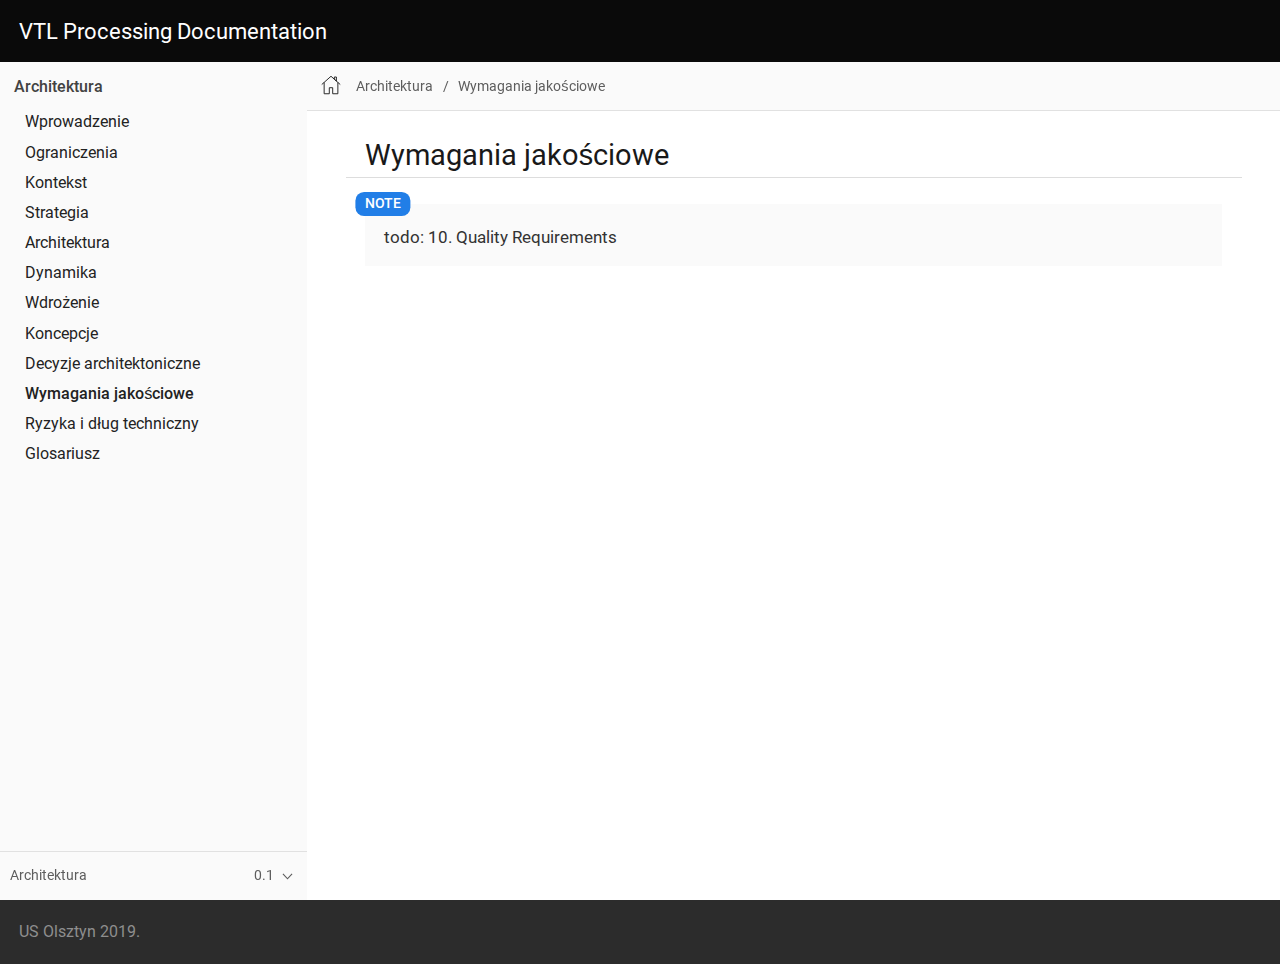
<file: vtl_arch/0.1/10_quality_requirements.html>
<!DOCTYPE html>
<html lang="en">
  <head>
    <meta charset="utf-8">
    <meta name="viewport" content="width=device-width, initial-scale=1.0">
    <title>Untitled :: VTL Processing Documentation</title>
    <link rel="canonical" href="http://localhost/vtlprocessing/vtl_arch/0.1/10_quality_requirements.html">
    <meta name="generator" content="Antora 2.3.3">
    <link rel="stylesheet" href="../../_/css/site.css">
  </head>
  <body class="article">
<header class="header" role="banner">
  <nav class="navbar">
    <div class="navbar-brand">
      <a class="navbar-item" href="http://localhost/vtlprocessing">VTL Processing Documentation</a>
      <button class="navbar-burger" data-target="topbar-nav">
        <span></span>
        <span></span>
        <span></span>
      </button>
    </div>
  </nav>
</header>
<div class="main-wrapper">
<div class="navigation-container" data-component="vtl_arch" data-version="0.1">
  <aside class="navigation" role="navigation">
    <div class="panels">
<div class="navigation-menu is-active" data-panel="menu">
  <nav class="nav-menu">
    <h3 class="title"><a href="index.html">Architektura</a></h3>
<ul class="nav-list">
  <li class="nav-item" data-depth="0">
<ul class="nav-list">
  <li class="nav-item" data-depth="1">
    <a class="nav-link" href="01_introduction.html">Wprowadzenie</a>
  </li>
  <li class="nav-item" data-depth="1">
    <a class="nav-link" href="02_constraints.html">Ograniczenia</a>
  </li>
  <li class="nav-item" data-depth="1">
    <a class="nav-link" href="03_context.html">Kontekst</a>
  </li>
  <li class="nav-item" data-depth="1">
    <a class="nav-link" href="04_strategy.html">Strategia</a>
  </li>
  <li class="nav-item" data-depth="1">
    <a class="nav-link" href="05_architecture.html">Architektura</a>
  </li>
  <li class="nav-item" data-depth="1">
    <a class="nav-link" href="06_runtime.html">Dynamika</a>
  </li>
  <li class="nav-item" data-depth="1">
    <a class="nav-link" href="07_deployment.html">Wdrożenie</a>
  </li>
  <li class="nav-item" data-depth="1">
    <a class="nav-link" href="08_concepts.html">Koncepcje</a>
  </li>
  <li class="nav-item" data-depth="1">
    <a class="nav-link" href="09_decisions.html">Decyzje architektoniczne</a>
  </li>
  <li class="nav-item is-current-page" data-depth="1">
    <a class="nav-link" href="10_quality_requirements.html">Wymagania jakościowe</a>
  </li>
  <li class="nav-item" data-depth="1">
    <a class="nav-link" href="11_risks.html">Ryzyka i dług techniczny</a>
  </li>
  <li class="nav-item" data-depth="1">
    <a class="nav-link" href="12_glossary.html">Glosariusz</a>
  </li>
</ul>
  </li>
</ul>
  </nav>
</div>
<div class="navigation-explore" data-panel="explore">
  <div class="context">
    <span class="title">Architektura</span>
    <span class="version">0.1</span>
  </div>
  <ul class="components">
    <li class="component is-current">
      <span class="title">Architektura</span>
      <ul class="versions">
        <li class="version is-current is-latest">
          <a href="index.html">0.1</a>
        </li>
      </ul>
    </li>
  </ul>
</div>
    </div>
  </aside>
</div>
  <main class="main" role="main">
<div class="toolbar" role="navigation">
  <button class="navigation-toggle"></button>
  <a href="index.html" class="home-link"></a>
<nav class="crumbs" role="navigation" aria-label="breadcrumbs">
  <ul>
    <li class="crumb"><a href="index.html">Architektura</a></li>
    <li class="crumb"><a href="10_quality_requirements.html">Wymagania jakościowe</a></li>
  </ul>
</nav>
</div>
<article class="doc">
<div class="sect1">
<h2 id="_wymagania_jakościowe"><a class="anchor" href="#_wymagania_jakościowe"></a>Wymagania jakościowe</h2>
<div class="sectionbody">
<div class="admonitionblock note">
<table>
<tr>
<td class="icon">
<i class="fa icon-note" title="Note"></i>
</td>
<td class="content">
todo: 10. Quality Requirements
</td>
</tr>
</table>
</div>
</div>
</div>
</article>
  </main>
</div>
<footer class="footer">
  <p>US Olsztyn 2019.</p>
</footer>
<script src="../../_/js/site.js"></script>
<script src="../../_/js/vendor/highlight.js"></script>
<script>hljs.initHighlighting()</script>

  </body>
</html>
</file>
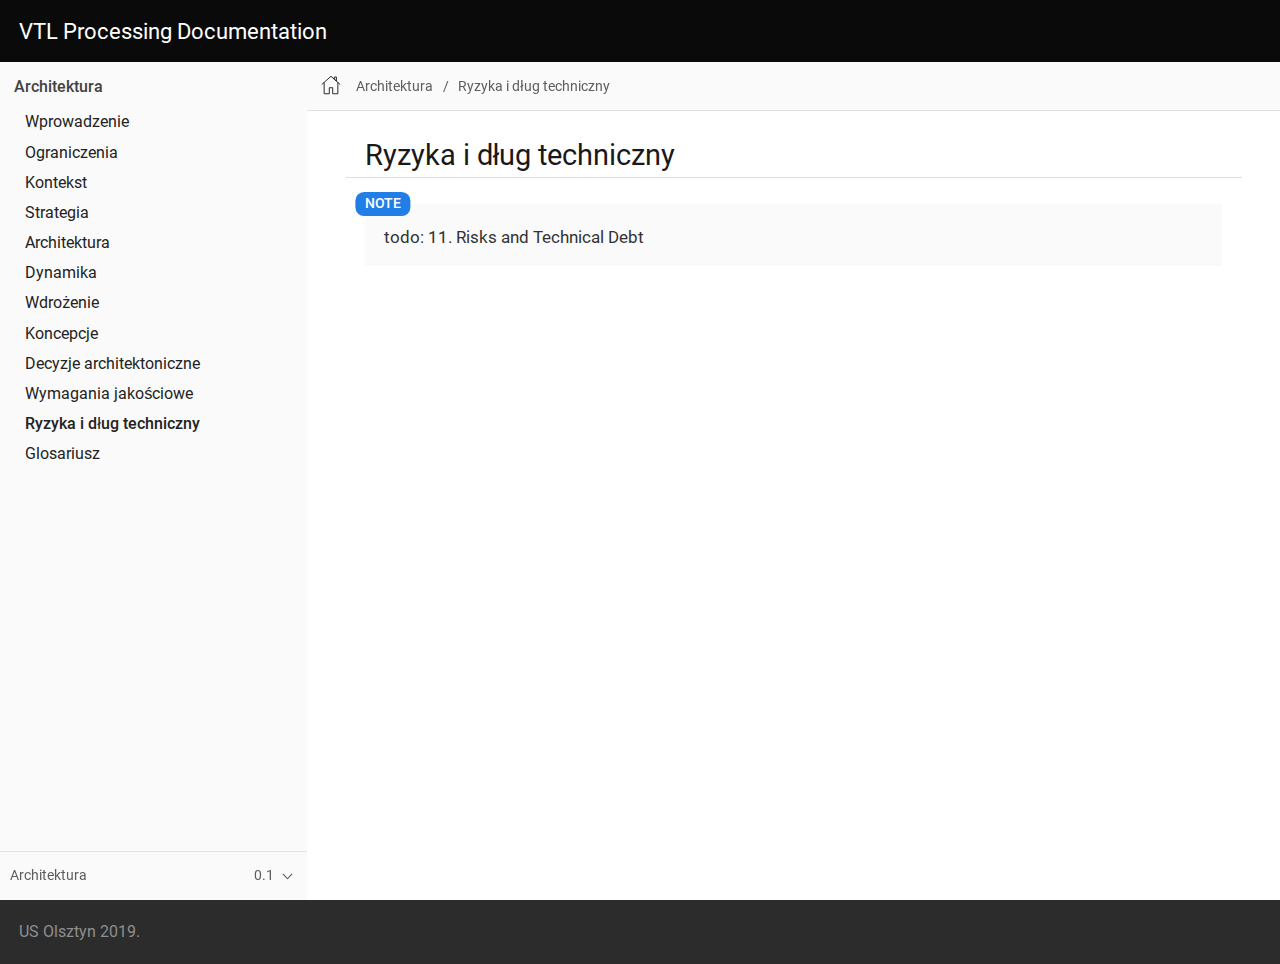
<file: vtl_arch/0.1/11_risks.html>
<!DOCTYPE html>
<html lang="en">
  <head>
    <meta charset="utf-8">
    <meta name="viewport" content="width=device-width, initial-scale=1.0">
    <title>Untitled :: VTL Processing Documentation</title>
    <link rel="canonical" href="http://localhost/vtlprocessing/vtl_arch/0.1/11_risks.html">
    <meta name="generator" content="Antora 2.3.3">
    <link rel="stylesheet" href="../../_/css/site.css">
  </head>
  <body class="article">
<header class="header" role="banner">
  <nav class="navbar">
    <div class="navbar-brand">
      <a class="navbar-item" href="http://localhost/vtlprocessing">VTL Processing Documentation</a>
      <button class="navbar-burger" data-target="topbar-nav">
        <span></span>
        <span></span>
        <span></span>
      </button>
    </div>
  </nav>
</header>
<div class="main-wrapper">
<div class="navigation-container" data-component="vtl_arch" data-version="0.1">
  <aside class="navigation" role="navigation">
    <div class="panels">
<div class="navigation-menu is-active" data-panel="menu">
  <nav class="nav-menu">
    <h3 class="title"><a href="index.html">Architektura</a></h3>
<ul class="nav-list">
  <li class="nav-item" data-depth="0">
<ul class="nav-list">
  <li class="nav-item" data-depth="1">
    <a class="nav-link" href="01_introduction.html">Wprowadzenie</a>
  </li>
  <li class="nav-item" data-depth="1">
    <a class="nav-link" href="02_constraints.html">Ograniczenia</a>
  </li>
  <li class="nav-item" data-depth="1">
    <a class="nav-link" href="03_context.html">Kontekst</a>
  </li>
  <li class="nav-item" data-depth="1">
    <a class="nav-link" href="04_strategy.html">Strategia</a>
  </li>
  <li class="nav-item" data-depth="1">
    <a class="nav-link" href="05_architecture.html">Architektura</a>
  </li>
  <li class="nav-item" data-depth="1">
    <a class="nav-link" href="06_runtime.html">Dynamika</a>
  </li>
  <li class="nav-item" data-depth="1">
    <a class="nav-link" href="07_deployment.html">Wdrożenie</a>
  </li>
  <li class="nav-item" data-depth="1">
    <a class="nav-link" href="08_concepts.html">Koncepcje</a>
  </li>
  <li class="nav-item" data-depth="1">
    <a class="nav-link" href="09_decisions.html">Decyzje architektoniczne</a>
  </li>
  <li class="nav-item" data-depth="1">
    <a class="nav-link" href="10_quality_requirements.html">Wymagania jakościowe</a>
  </li>
  <li class="nav-item is-current-page" data-depth="1">
    <a class="nav-link" href="11_risks.html">Ryzyka i dług techniczny</a>
  </li>
  <li class="nav-item" data-depth="1">
    <a class="nav-link" href="12_glossary.html">Glosariusz</a>
  </li>
</ul>
  </li>
</ul>
  </nav>
</div>
<div class="navigation-explore" data-panel="explore">
  <div class="context">
    <span class="title">Architektura</span>
    <span class="version">0.1</span>
  </div>
  <ul class="components">
    <li class="component is-current">
      <span class="title">Architektura</span>
      <ul class="versions">
        <li class="version is-current is-latest">
          <a href="index.html">0.1</a>
        </li>
      </ul>
    </li>
  </ul>
</div>
    </div>
  </aside>
</div>
  <main class="main" role="main">
<div class="toolbar" role="navigation">
  <button class="navigation-toggle"></button>
  <a href="index.html" class="home-link"></a>
<nav class="crumbs" role="navigation" aria-label="breadcrumbs">
  <ul>
    <li class="crumb"><a href="index.html">Architektura</a></li>
    <li class="crumb"><a href="11_risks.html">Ryzyka i dług techniczny</a></li>
  </ul>
</nav>
</div>
<article class="doc">
<div class="sect1">
<h2 id="_ryzyka_i_dług_techniczny"><a class="anchor" href="#_ryzyka_i_dług_techniczny"></a>Ryzyka i dług techniczny</h2>
<div class="sectionbody">
<div class="admonitionblock note">
<table>
<tr>
<td class="icon">
<i class="fa icon-note" title="Note"></i>
</td>
<td class="content">
todo: 11. Risks and Technical Debt
</td>
</tr>
</table>
</div>
</div>
</div>
</article>
  </main>
</div>
<footer class="footer">
  <p>US Olsztyn 2019.</p>
</footer>
<script src="../../_/js/site.js"></script>
<script src="../../_/js/vendor/highlight.js"></script>
<script>hljs.initHighlighting()</script>

  </body>
</html>
</file>
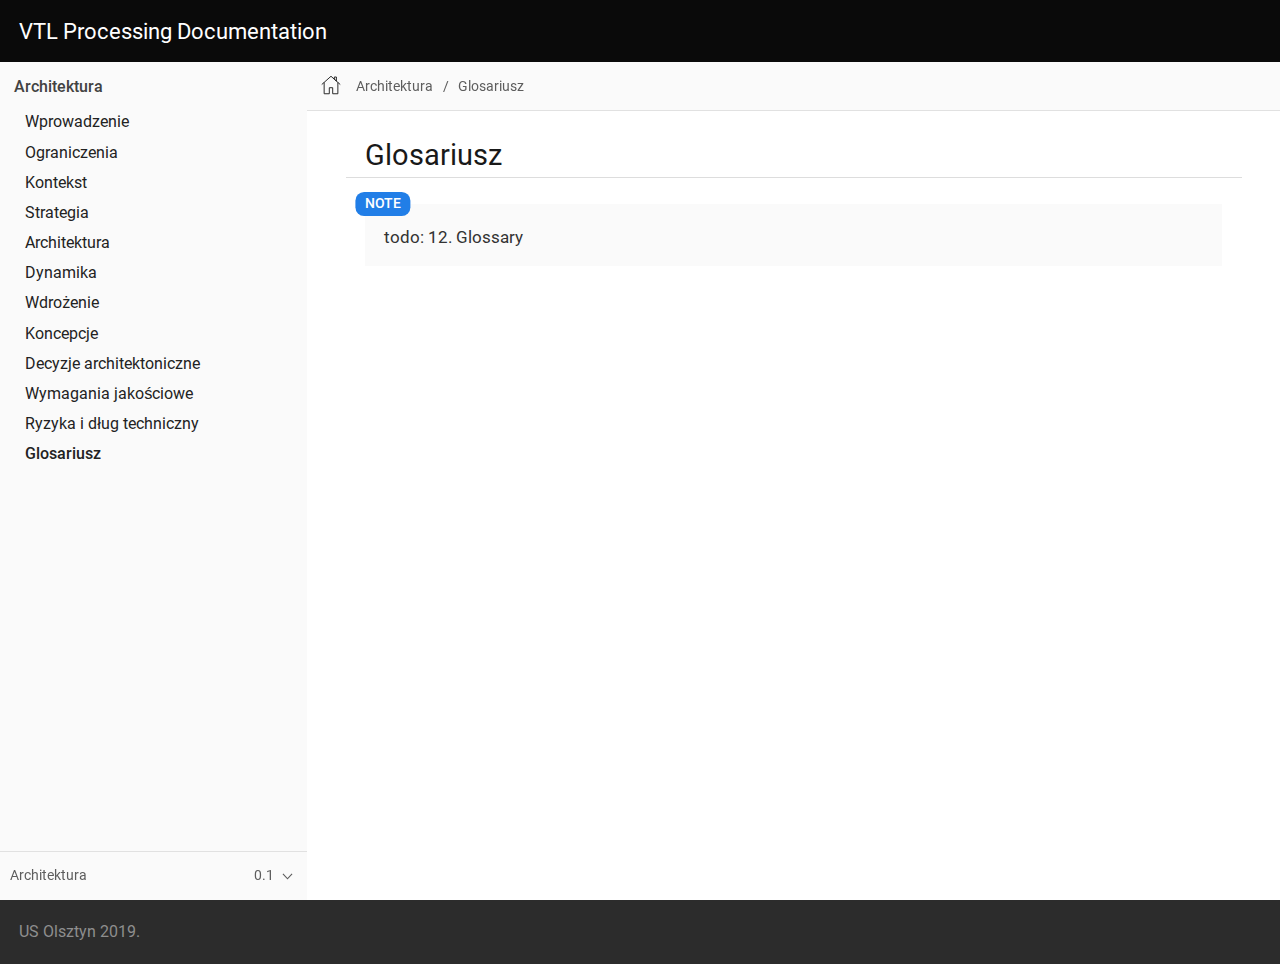
<file: vtl_arch/0.1/12_glossary.html>
<!DOCTYPE html>
<html lang="en">
  <head>
    <meta charset="utf-8">
    <meta name="viewport" content="width=device-width, initial-scale=1.0">
    <title>Untitled :: VTL Processing Documentation</title>
    <link rel="canonical" href="http://localhost/vtlprocessing/vtl_arch/0.1/12_glossary.html">
    <meta name="generator" content="Antora 2.3.3">
    <link rel="stylesheet" href="../../_/css/site.css">
  </head>
  <body class="article">
<header class="header" role="banner">
  <nav class="navbar">
    <div class="navbar-brand">
      <a class="navbar-item" href="http://localhost/vtlprocessing">VTL Processing Documentation</a>
      <button class="navbar-burger" data-target="topbar-nav">
        <span></span>
        <span></span>
        <span></span>
      </button>
    </div>
  </nav>
</header>
<div class="main-wrapper">
<div class="navigation-container" data-component="vtl_arch" data-version="0.1">
  <aside class="navigation" role="navigation">
    <div class="panels">
<div class="navigation-menu is-active" data-panel="menu">
  <nav class="nav-menu">
    <h3 class="title"><a href="index.html">Architektura</a></h3>
<ul class="nav-list">
  <li class="nav-item" data-depth="0">
<ul class="nav-list">
  <li class="nav-item" data-depth="1">
    <a class="nav-link" href="01_introduction.html">Wprowadzenie</a>
  </li>
  <li class="nav-item" data-depth="1">
    <a class="nav-link" href="02_constraints.html">Ograniczenia</a>
  </li>
  <li class="nav-item" data-depth="1">
    <a class="nav-link" href="03_context.html">Kontekst</a>
  </li>
  <li class="nav-item" data-depth="1">
    <a class="nav-link" href="04_strategy.html">Strategia</a>
  </li>
  <li class="nav-item" data-depth="1">
    <a class="nav-link" href="05_architecture.html">Architektura</a>
  </li>
  <li class="nav-item" data-depth="1">
    <a class="nav-link" href="06_runtime.html">Dynamika</a>
  </li>
  <li class="nav-item" data-depth="1">
    <a class="nav-link" href="07_deployment.html">Wdrożenie</a>
  </li>
  <li class="nav-item" data-depth="1">
    <a class="nav-link" href="08_concepts.html">Koncepcje</a>
  </li>
  <li class="nav-item" data-depth="1">
    <a class="nav-link" href="09_decisions.html">Decyzje architektoniczne</a>
  </li>
  <li class="nav-item" data-depth="1">
    <a class="nav-link" href="10_quality_requirements.html">Wymagania jakościowe</a>
  </li>
  <li class="nav-item" data-depth="1">
    <a class="nav-link" href="11_risks.html">Ryzyka i dług techniczny</a>
  </li>
  <li class="nav-item is-current-page" data-depth="1">
    <a class="nav-link" href="12_glossary.html">Glosariusz</a>
  </li>
</ul>
  </li>
</ul>
  </nav>
</div>
<div class="navigation-explore" data-panel="explore">
  <div class="context">
    <span class="title">Architektura</span>
    <span class="version">0.1</span>
  </div>
  <ul class="components">
    <li class="component is-current">
      <span class="title">Architektura</span>
      <ul class="versions">
        <li class="version is-current is-latest">
          <a href="index.html">0.1</a>
        </li>
      </ul>
    </li>
  </ul>
</div>
    </div>
  </aside>
</div>
  <main class="main" role="main">
<div class="toolbar" role="navigation">
  <button class="navigation-toggle"></button>
  <a href="index.html" class="home-link"></a>
<nav class="crumbs" role="navigation" aria-label="breadcrumbs">
  <ul>
    <li class="crumb"><a href="index.html">Architektura</a></li>
    <li class="crumb"><a href="12_glossary.html">Glosariusz</a></li>
  </ul>
</nav>
</div>
<article class="doc">
<div class="sect1">
<h2 id="_glosariusz"><a class="anchor" href="#_glosariusz"></a>Glosariusz</h2>
<div class="sectionbody">
<div class="admonitionblock note">
<table>
<tr>
<td class="icon">
<i class="fa icon-note" title="Note"></i>
</td>
<td class="content">
todo: 12. Glossary
</td>
</tr>
</table>
</div>
</div>
</div>
</article>
  </main>
</div>
<footer class="footer">
  <p>US Olsztyn 2019.</p>
</footer>
<script src="../../_/js/site.js"></script>
<script src="../../_/js/vendor/highlight.js"></script>
<script>hljs.initHighlighting()</script>

  </body>
</html>
</file>
<file: _/css/site.css>
@font-face{font-family:Roboto;font-style:normal;font-weight:400;src:local("Roboto Regular"),local("Roboto-Regular"),url(../font/roboto-latin-400.woff2) format("woff2"),url(../font/roboto-latin-400.woff) format("woff")}@font-face{font-family:Roboto;font-style:italic;font-weight:400;src:local("Roboto Italic"),local("Roboto-Italic"),url(../font/roboto-latin-400italic.woff2) format("woff2"),url(../font/roboto-latin-400italic.woff) format("woff")}@font-face{font-family:Roboto;font-style:normal;font-weight:500;src:local("Roboto Medium"),local("Roboto-Medium"),url(../font/roboto-latin-500.woff2) format("woff2"),url(../font/roboto-latin-500.woff) format("woff")}@font-face{font-family:Roboto;font-style:italic;font-weight:500;src:local("Roboto Medium Italic"),local("Roboto-MediumItalic"),url(../font/roboto-latin-500italic.woff2) format("woff2"),url(../font/roboto-latin-500italic.woff) format("woff")}@font-face{font-family:Roboto Mono;font-style:normal;font-weight:400;src:local("Roboto Mono"),local("RobotoMono-Regular"),url(../font/roboto-mono-latin-400.woff2) format("woff2"),url(../font/roboto-mono-latin-400.woff) format("woff")}@font-face{font-family:Roboto Mono;font-style:normal;font-weight:500;src:local("Roboto Mono Medium"),local("RobotoMono-Medium"),url(../font/roboto-mono-latin-500.woff2) format("woff2"),url(../font/roboto-mono-latin-500.woff) format("woff")}body,html{height:100%}*,:after,:before{-webkit-box-sizing:inherit;box-sizing:inherit}html{-webkit-box-sizing:border-box;box-sizing:border-box;font-family:Roboto,sans-serif;font-size:1.1em;-webkit-text-size-adjust:100%;-moz-text-size-adjust:100%;-ms-text-size-adjust:100%;text-size-adjust:100%}@media screen and (min-width:1024px){html{font-size:1.2em}}body{color:#222;line-height:1.6;margin:0}a{text-decoration:none}a:hover{text-decoration:underline}code,kbd,pre{font-family:Roboto Mono,monospace}b,dt,strong,th{font-weight:500}::-webkit-scrollbar{width:.3333rem;height:.3333rem}::-webkit-scrollbar-track{background-color:#f0f0f0}::-webkit-scrollbar-thumb{background-color:#c1c1c1}::-webkit-scrollbar-thumb:window-inactive{background:transparent}@media screen and (min-width:1024px){.main-wrapper{display:-webkit-box;display:-ms-flexbox;display:flex}.main{-webkit-box-flex:1;-ms-flex:auto;flex:auto;min-width:0}}.navigation-container{display:none;position:fixed;top:3.25rem;left:0;width:100%;font-size:.95rem;z-index:1}.navigation-container.is-active{display:block}@media screen and (min-width:769px){.navigation-container{width:16rem;font-size:.9rem}}@media screen and (min-width:1024px){.navigation-container{font-size:.85rem;-webkit-box-flex:0;-ms-flex:none;flex:none;display:block;position:static;top:0}}.navigation{background-color:#fafafa;position:relative;top:2.5rem;height:calc(100vh - 5.75rem)}@media screen and (min-width:769px){.navigation{-webkit-box-shadow:.5px 0 3px #c1c1c1;box-shadow:.5px 0 3px #c1c1c1}}@media screen and (min-width:1024px){.navigation{top:3.25rem;-webkit-box-shadow:none;box-shadow:none;position:-webkit-sticky;position:sticky;height:calc(100vh - 3.25rem)}}.navigation .panels{display:-webkit-box;display:-ms-flexbox;display:flex;-webkit-box-orient:vertical;-webkit-box-direction:normal;-ms-flex-direction:column;flex-direction:column;height:inherit}html.is-clipped--nav{overflow-y:hidden}.navigation-menu{-webkit-box-flex:1;-ms-flex-positive:1;flex-grow:1;overflow-y:auto;display:-webkit-box;display:-ms-flexbox;display:flex;-webkit-box-orient:vertical;-webkit-box-direction:normal;-ms-flex-direction:column;flex-direction:column;height:calc(100vh - 8.25rem)}@media screen and (min-width:1024px){.navigation-menu{height:calc(100vh - 5.75rem)}}.navigation-menu:not(.is-active){display:none}.nav-menu{-webkit-box-flex:1;-ms-flex-positive:1;flex-grow:1;min-height:0;padding:.5rem .25rem}.nav-menu h3.title{margin:0;font-weight:500;color:#424242;font-size:1em;padding:.125rem .5rem .25rem}.nav-menu a,.nav-menu a:visited{color:inherit}.nav-list{margin:0;padding:0 0 .5em;width:100%}.nav-list .nav-list{margin-left:1em;padding-bottom:0}.nav-item{display:-webkit-box;display:-ms-flexbox;display:flex;-webkit-box-align:start;-ms-flex-align:start;align-items:flex-start;-ms-flex-wrap:wrap;flex-wrap:wrap;list-style:none;padding-top:.25em}.nav-item:not(.is-active)>.nav-list{display:none}.nav-item[data-depth="0"]>.nav-list:first-child{display:block;margin-left:0}.nav-item[data-depth="0"]>.nav-list:first-child>.nav-item:first-child{padding-top:0}.nav-toggle{background:transparent url(../img/caret.svg) no-repeat 0;background-size:85%;border:none;cursor:pointer;height:1.85em;outline:none;padding:0;font-size:.95em;width:1.0526em}@media screen and (min-width:769px){.nav-toggle{height:1.6em}}.nav-toggle::-moz-focus-inner{border:none}.nav-item.is-active>.nav-toggle{-webkit-transform:rotate(90deg);transform:rotate(90deg)}.nav-link,.nav-text{display:inline-block;line-height:1.85;margin-left:1em;padding-left:.25em}@media screen and (min-width:769px){.nav-link,.nav-text{line-height:1.6}}.is-current-page>.nav-link,.is-current-page>.nav-text{font-weight:500}.nav-toggle+.nav-link,.nav-toggle+.nav-text{margin-left:0}.navigation-explore{display:-webkit-box;display:-ms-flexbox;display:flex;-webkit-box-orient:vertical;-webkit-box-direction:normal;-ms-flex-direction:column;flex-direction:column}.navigation-explore.is-active{height:inherit}.navigation-explore .context{-ms-flex-negative:0;flex-shrink:0;color:#5d5d5d;background-color:#fafafa;-webkit-box-shadow:0 -1px 0 #e1e1e1;box-shadow:0 -1px 0 #e1e1e1;padding:0 .25rem 0 .5rem;display:-webkit-box;display:-ms-flexbox;display:flex;-webkit-box-align:center;-ms-flex-align:center;align-items:center;-webkit-box-pack:justify;-ms-flex-pack:justify;justify-content:space-between;cursor:pointer;font-size:.8824em;line-height:1;height:2.5rem}.navigation-explore.is-active .context{-webkit-box-shadow:0 1px 0 #e1e1e1;box-shadow:0 1px 0 #e1e1e1}.navigation-explore .context .version{background-image:url(../img/chevron.svg);background-repeat:no-repeat;background-position:right .5rem top 50%;background-size:auto .75em;padding:0 1.5rem 0 0}.navigation-explore .components{-webkit-box-flex:1;-ms-flex-positive:1;flex-grow:1;-webkit-box-shadow:inset 0 1px 5px #e1e1e1;box-shadow:inset 0 1px 5px #e1e1e1;background-color:#f0f0f0;padding:.5rem;margin:0;overflow-y:auto;max-height:100%;display:block}.navigation-explore:not(.is-active) .components{display:none}.navigation-explore .component{display:block}.navigation-explore .component+.component{margin-top:.5rem}.navigation-explore .component .title{font-weight:500}.navigation-explore .versions{display:-webkit-box;display:-ms-flexbox;display:flex;-ms-flex-wrap:wrap;flex-wrap:wrap;list-style:none;padding-left:.5rem}.navigation-explore .component .version{display:block;font-size:.95em}.navigation-explore .component .version a{border:1px solid #b0b0b0;border-radius:.25em;color:#4a4a4a;white-space:nowrap;padding:.05em .25em 0}.navigation-explore .component .is-current a{border-color:#4a4a4a;font-weight:500}.navigation-explore .component .version+.version{padding-left:.375em}.toolbar{color:#5d5d5d;-webkit-box-align:center;-ms-flex-align:center;align-items:center;background-color:#fafafa;-webkit-box-shadow:0 1px 0 #e1e1e1;box-shadow:0 1px 0 #e1e1e1;display:-webkit-box;display:-ms-flexbox;display:flex;font-size:.75rem;height:2.5rem;-webkit-box-pack:start;-ms-flex-pack:start;justify-content:flex-start;position:-webkit-sticky;position:sticky;top:3.25rem;z-index:1}.toolbar a,.toolbar a:visited{color:inherit}.navigation-toggle{background:url(../img/menu.svg) no-repeat 50% 47.5%;background-size:49%;border:none;outline:none;cursor:pointer;display:block;height:2.5rem;padding:0;width:2.5rem;margin-right:-.25rem}.navigation-toggle::-moz-focus-inner{border:none}@media screen and (min-width:1024px){.navigation-toggle{display:none}}.navigation-toggle.is-active{background-image:url(../img/back.svg);background-size:41.5%}.home-link{background:url(../img/home-o.svg) no-repeat 50% 45%;background-size:50%;display:block;height:2.5rem;padding:0;width:2.5rem}.home-link.is-current,.home-link:hover{background-image:url(../img/home.svg)}.edit-this-page{display:none;padding-right:.5rem}@media screen and (min-width:1024px){.edit-this-page{display:block}}.toolbar .edit-this-page a{color:#8e8e8e}.crumbs{display:none;-webkit-box-flex:1;-ms-flex:1 1;flex:1 1;padding:0 .5rem 0 .75rem;line-height:1.35;-webkit-hyphens:none;-ms-hyphens:none;hyphens:none}@media screen and (min-width:1024px){.crumbs{display:block}}a+.crumbs{padding-left:.05rem}.crumbs ul{display:-webkit-box;display:-ms-flexbox;display:flex;-ms-flex-wrap:wrap;flex-wrap:wrap;margin:0;padding:0;list-style:none}.crumbs li{display:inline;margin:0}.crumbs li:after{content:"/";padding:0 .5rem}.crumbs li:last-of-type:after{content:none}.page-versions{display:none;margin-right:.7rem;position:relative}@media screen and (min-width:1024px){.page-versions{display:block}}.page-versions.is-active{color:#333}.page-versions .versions-menu-toggle{color:inherit;font-family:inherit;font-size:inherit;background:url(../img/chevron.svg) no-repeat;background-position:right .5rem top 50%;background-size:auto .75em;border:1px solid transparent;outline:none;cursor:pointer;padding:.35rem 1.5rem .35rem .5rem;position:relative;z-index:1}.page-versions .versions-menu-toggle::-moz-focus-inner{border:none}.page-versions .versions-menu{border:1px solid transparent;background-color:#f0f0f0;padding:1.3rem .5rem .35rem;position:absolute;top:0;left:0;width:100%}.page-versions:not(.is-active) .versions-menu{display:none}.page-versions .version{display:block;line-height:1;padding-top:.6em}.page-versions .version.is-current{display:none}.page-versions .version.is-missing{color:#8e8e8e;font-style:italic;text-decoration:none}.doc{margin:0 auto;max-width:40rem;padding:0 1rem 4rem;color:#333}@media screen and (min-width:1024px){.doc{margin:0 2rem;max-width:54rem}}.doc h1,.doc h2,.doc h3,.doc h4,.doc h5,.doc h6{color:#191919;font-weight:400;line-height:1.3;margin:1rem 0 0}.doc h3{font-weight:500}.doc h1>a.anchor,.doc h2>a.anchor,.doc h3>a.anchor,.doc h4>a.anchor,.doc h5>a.anchor,.doc h6>a.anchor{position:absolute;text-decoration:none;width:1.75ex;margin-left:-1.5ex;visibility:hidden;font-size:.8em;font-weight:400;padding-top:.05em}.doc h1>a.anchor:before,.doc h2>a.anchor:before,.doc h3>a.anchor:before,.doc h4>a.anchor:before,.doc h5>a.anchor:before,.doc h6>a.anchor:before{content:"\00a7"}.doc h1:hover>a.anchor,.doc h2:hover>a.anchor,.doc h3:hover>a.anchor,.doc h4:hover>a.anchor,.doc h5:hover>a.anchor,.doc h6:hover>a.anchor{visibility:visible}.doc a,.doc a:visited{color:#1565c0}.doc a:hover{color:#104d92}.doc i.fa{font-style:normal}.doc p code{font-size:.9em;background-color:#fafafa;padding:.075rem .25rem .125rem;border-radius:.2rem}.doc pre{font-size:.9rem;line-height:1.5;margin:0}.doc .colist,.doc .dlist,.doc .exampleblock,.doc .imageblock,.doc .listingblock,.doc .literalblock,.doc .olist,.doc .paragraph,.doc .sidebarblock,.doc .ulist{margin:1rem 0 0}.doc table.tableblock{border-collapse:collapse;font-size:.8em;margin:2rem 0}.doc table.spread{width:100%}.doc table.tableblock td,.doc table.tableblock th{padding:.5rem}.doc table.tableblock th{border-bottom:2.5px solid #ddd}.doc table.tableblock td{border-top:1px solid #ddd;border-bottom:1px solid #ddd}.doc .halign-left{text-align:left}.doc .valign-top{vertical-align:top}.doc .tableblock p{font-size:inherit}.doc .admonitionblock{margin:1.4rem 0 0}.doc .admonitionblock p,.doc .admonitionblock td.content{font-size:.9rem}.doc .admonitionblock td.content>:first-child{margin:0}.doc .admonitionblock pre{font-size:.85rem}.doc .admonitionblock>table{border-collapse:collapse;table-layout:fixed;position:relative;width:100%}.doc .admonitionblock td.content{padding:1rem 1rem .75rem;background-color:#fafafa;width:100%}.doc .admonitionblock .icon{position:absolute;top:0;left:0;font-size:.75rem;padding:0 .5rem;height:1.25rem;line-height:1;font-weight:500;text-transform:uppercase;border-radius:.45rem;color:#fff;-webkit-transform:translate(-.5rem,-50%);transform:translate(-.5rem,-50%)}.doc .admonitionblock.caution .icon{background-color:#a0439c}.doc .admonitionblock.important .icon{background-color:#d32f2f}.doc .admonitionblock.note .icon{background-color:#217ee7}.doc .admonitionblock.tip .icon{background-color:#41af46}.doc .admonitionblock.warning .icon{background-color:#e18114}.doc .admonitionblock .icon i{display:-webkit-inline-box;display:-ms-inline-flexbox;display:inline-flex;-webkit-box-align:center;-ms-flex-align:center;align-items:center;height:100%}.doc .admonitionblock .icon i:after{content:attr(title);-webkit-hyphens:none;-ms-hyphens:none;hyphens:none}.doc .imageblock{display:-webkit-box;display:-ms-flexbox;display:flex;-webkit-box-orient:vertical;-webkit-box-direction:normal;-ms-flex-direction:column;flex-direction:column;-webkit-box-align:center;-ms-flex-align:center;align-items:center}.doc .imageblock img{display:block}.doc .imageblock .title{color:#191919;font-style:italic;margin-top:.5rem}.doc .imageblock img,.doc .paragraph .image img{height:auto;max-width:100%}.doc>h1{font-size:2rem;margin:2rem 0 1.5rem}#preamble+.sect1,.doc .sect1+.sect1{margin-top:2.5rem}.doc h2:not(.discrete){border-bottom:1px solid #ddd;margin-left:-1rem;margin-right:-1rem;padding:.4rem 1rem .1rem}.doc p{font-size:.95rem;margin:0}.doc .content,.doc .tableblock,.doc p{-webkit-hyphens:auto;-ms-hyphens:auto;hyphens:auto}#preamble .abstract blockquote{background-color:#f0f0f0;border-left:5px solid #ddd;color:#4a4a4a;font-size:.9em;margin:0;padding:.75em 1em}.doc table.tableblock .paragraph{margin:0;padding:0}.doc .olist .admonitionblock,.doc .ulist .admonitionblock,.doc table.tableblock .admonitionblock{padding:0}.doc ul{margin:0;padding:0 0 0 1.5rem}.doc ol{margin:0;padding:0 0 0 2rem;list-style:none;counter-reset:a}.doc ol>li{counter-increment:a}.doc ol>li:before{font-weight:500;font-size:.95em;display:inline-block;width:1em;direction:rtl;margin:-.025em .5em 0 -1.5em;text-align:right;position:absolute}.doc ol.arabic>li:before{content:"." counter(a)}.doc ol.loweralpha>li:before{content:"." counter(a,lower-alpha)}.doc ol.lowergreek>li:before{content:"." counter(a,lower-greek)}.doc ol.lowerroman>li:before{content:"." counter(a,lower-roman)}.doc ol.upperalpha>li:before{content:"." counter(a,upper-alpha)}.doc ol.upperroman>li:before{content:"." counter(a,upper-roman)}.doc ul.checklist{padding-left:.5rem;list-style:none}.doc ul.checklist p>i.fa-check-square-o:first-child,.doc ul.checklist p>i.fa-square-o:first-child{display:-webkit-inline-box;display:-ms-inline-flexbox;display:inline-flex;-webkit-box-pack:center;-ms-flex-pack:center;justify-content:center;width:1rem;margin-right:.25rem}.doc ul.checklist i.fa-check-square-o:before{content:"\2713"}.doc ul.checklist i.fa-square-o:before{content:"\274f"}.doc .dlist .dlist,.doc .dlist .olist,.doc .dlist .ulist,.doc .olist .dlist,.doc .olist .olist,.doc .olist .ulist,.doc .ulist .dlist,.doc .ulist .olist,.doc .ulist .ulist{margin-top:.5rem}.doc .olist li,.doc .ulist li{margin-bottom:.5rem}.doc .admonitionblock .listingblock,.doc .olist .listingblock,.doc .ulist .listingblock{padding:0}.doc .admonitionblock .title,.doc .exampleblock .title,.doc .listingblock .title,.doc .literalblock .title,.doc .openblock .title{color:#191919;font-size:.925rem;font-style:italic;letter-spacing:-.005em;padding-bottom:.075rem}.doc .admonitionblock .title+.paragraph{margin-top:0}.doc .exampleblock>.content{background-color:#fff;-webkit-box-shadow:inset 0 0 1.75px #248232;box-shadow:inset 0 0 1.75px #248232;padding:.75rem}.doc .exampleblock>.content>:first-child{margin-top:0}.doc .sidebarblock{background-color:#ebebeb;padding:.75rem 1.5rem}.doc .sidebarblock>.content>.title{color:#191919;font-size:1.2rem;font-weight:500;line-height:1.3;text-align:center}.doc .sidebarblock>.content>:not(.title):first-child{margin-top:0}.doc .listingblock.wrap pre,.doc .tableblock pre{white-space:pre-wrap}.doc pre.highlight code,.doc pre:not(.highlight){background-color:#fafafa;-webkit-box-shadow:inset 0 0 1.75px #ddd;box-shadow:inset 0 0 1.75px #ddd;display:block;overflow-x:auto;padding:.75rem}.doc pre.highlight{position:relative}.doc .listingblock code[data-lang]:before{content:attr(data-lang);display:none;color:#8e8e8e;font-size:.75em;font-weight:500;letter-spacing:.075em;line-height:1;text-transform:uppercase;position:absolute;top:.5rem;right:.5rem}.doc .listingblock:hover code[data-lang]:before{display:block}.doc .dlist dt{color:#4a4a4a;font-style:italic}.doc .dlist dd{margin:0 0 .3rem 1.5rem}.doc .conum[data-value]{border:1px solid #404040;border-radius:100%;display:inline-block;font-family:Roboto,sans-serif;font-size:.75rem;font-style:normal;height:1.25em;line-height:1.2;text-align:center;width:1.25em;letter-spacing:-.25ex;text-indent:-.25ex}.doc .conum[data-value]:after{content:attr(data-value)}.doc .conum[data-value]+b{display:none}.doc .colist{font-size:.95rem}.doc .colist>table tr>td:first-of-type{padding:0 .75em;line-height:1}b.button{white-space:nowrap}b.button:before{content:"[";padding-right:.25em}b.button:after{content:"]";padding-left:.25em}kbd{display:inline-block;font-size:.7rem;background-color:#fafafa;border:1px solid #c1c1c1;border-radius:.25em;-webkit-box-shadow:0 1px 0 #c1c1c1,0 0 0 .1em #fff inset;box-shadow:0 1px 0 #c1c1c1,inset 0 0 0 .1em #fff;padding:.25em .5em;vertical-align:text-bottom;white-space:nowrap}.keyseq,kbd{line-height:1}.keyseq{font-family:Roboto Mono,monospace;font-size:.9em}.keyseq kbd{margin:0 .125em}.keyseq kbd:first-child{margin-left:0}.keyseq kbd:last-child{margin-right:0}.menuseq i.caret:before{content:">";font-weight:500}html.is-clipped--navbar{overflow-y:hidden}body{padding-top:3.25rem}.navbar{background-color:#0a0a0a;color:#fff;font-size:.83333rem;height:3.25rem;position:fixed;top:0;width:100%;word-wrap:break-word;z-index:2}.navbar a{text-decoration:none}.navbar-brand .navbar-item:first-child,.navbar-brand .navbar-item:first-child a{color:#fff;font-size:1.15rem}.navbar-brand .separator{padding:0 .375rem}@media screen and (min-width:1024px){.navbar-end .navbar-link,.navbar-end>.navbar-item{color:#fff}.navbar-end .navbar-link:hover,.navbar-end>a.navbar-item:hover{background-color:#000;color:#fff}.navbar-end .navbar-link:after{border-color:#fff}.navbar-item.has-dropdown:hover .navbar-link{background-color:#000;color:#fff}}.navbar-brand{-webkit-box-align:stretch;-ms-flex-align:stretch;align-items:stretch;display:-webkit-box;display:-ms-flexbox;display:flex;-ms-flex-negative:0;flex-shrink:0;height:3.25rem}.navbar-burger{color:#fff;background:none;border:none;outline:none;cursor:pointer;display:block;height:3.25rem;position:relative;width:2.75rem;margin-left:auto;padding:0}.navbar-burger::-moz-focus-inner{border:none}.navbar-burger span{background-color:#fff;display:block;height:1px;left:50%;margin-left:-7px;position:absolute;top:50%;width:15px}.navbar-burger span:first-child{margin-top:-6px}.navbar-burger span:nth-child(2){margin-top:-1px}.navbar-burger span:nth-child(3){margin-top:4px}.navbar-burger.is-active span:first-child{margin-left:-5px;-webkit-transform:rotate(45deg);transform:rotate(45deg);-webkit-transform-origin:left top;transform-origin:left top}.navbar-burger.is-active span:nth-child(2){opacity:0}.navbar-burger.is-active span:nth-child(3){margin-left:-5px;-webkit-transform:rotate(-45deg);transform:rotate(-45deg);-webkit-transform-origin:left bottom;transform-origin:left bottom}.navbar-menu{display:none}.navbar-item,.navbar-link{color:#222;display:block;line-height:1.5;padding:.5rem 1rem;position:relative}.navbar-item{-webkit-box-flex:0;-ms-flex:none;flex:none}.navbar-item.has-dropdown{padding:0}.navbar-item .icon{width:1.1rem;height:1.1rem;display:block}.navbar-link{padding-right:2.5em}.navbar-dropdown{font-size:.875rem}.navbar-dropdown .navbar-item{padding-left:1.5rem;padding-right:1.5rem}.navbar-divider{background-color:#e1e1e1;border:none;height:1px;margin:.25rem 0}@media screen and (max-width:1023px){.navbar-brand .navbar-item{-webkit-box-align:center;-ms-flex-align:center;align-items:center;display:-webkit-box;display:-ms-flexbox;display:flex}.navbar-menu{background-color:#fff;padding:.5rem 0}.navbar-menu.is-active{display:block;-webkit-box-shadow:0 8px 16px hsla(0,0%,4%,.1);box-shadow:0 8px 16px hsla(0,0%,4%,.1);max-height:calc(100vh - 3.25rem);overflow-y:auto}.navbar-menu .navbar-link:hover,.navbar-menu a.navbar-item:hover{background-color:#fafafa}}@media screen and (min-width:1024px){.navbar,.navbar-end,.navbar-menu{-webkit-box-align:stretch;-ms-flex-align:stretch;align-items:stretch;display:-webkit-box;display:-ms-flexbox;display:flex}.navbar-burger{display:none}.navbar-item,.navbar-link{-webkit-box-align:center;-ms-flex-align:center;align-items:center;display:-webkit-box;display:-ms-flexbox;display:flex}.navbar-item.has-dropdown{-webkit-box-align:stretch;-ms-flex-align:stretch;align-items:stretch}.navbar-item.is-hoverable:hover .navbar-dropdown{display:block}.navbar-link:after{border-width:0 0 1px 1px;border-style:solid;content:" ";display:block;height:.5em;pointer-events:none;position:absolute;-webkit-transform:rotate(-45deg);transform:rotate(-45deg);width:.5em;margin-top:-.375em;right:1.125em;top:50%}.navbar-menu{-webkit-box-flex:1;-ms-flex-positive:1;flex-grow:1}.navbar-end{-webkit-box-pack:end;-ms-flex-pack:end;justify-content:flex-end;margin-left:auto}.navbar-dropdown{background-color:#fff;border:1px solid #e1e1e1;display:none;font-size:.875rem;top:100%;left:0;min-width:100%;position:absolute}.navbar-dropdown .navbar-item{padding:.5rem 1rem;white-space:nowrap}.navbar-dropdown a.navbar-item{padding-right:3rem}.navbar-dropdown.is-right{left:auto;right:0}.navbar-dropdown a.navbar-item:hover{background-color:#fafafa}}.navbar .button{display:-webkit-inline-box;display:-ms-inline-flexbox;display:inline-flex;-webkit-box-align:center;-ms-flex-align:center;align-items:center;background-color:#fff;border:1px solid #e1e1e1;border-radius:.15rem;height:1.75rem;color:#333;padding:0 .75em;white-space:nowrap}.navbar-brand .navbar-item+.navbar-item{-webkit-box-flex:1;-ms-flex-positive:1;flex-grow:1;-webkit-box-pack:end;-ms-flex-pack:end;justify-content:flex-end}.algolia-autocomplete .ds-dropdown-menu [class^=ds-dataset-]{max-height:calc(100vh - 3.25rem)}@media screen and (max-width:768px){.navbar-brand .navbar-item+.navbar-item{padding-left:0;padding-right:0}.algolia-autocomplete .ds-dropdown-menu{min-width:calc(100vw - 2.75rem)!important}}@media screen and (min-width:1024px){.navbar-brand{-webkit-box-flex:1;-ms-flex-positive:1;flex-grow:1}.navbar-menu{-webkit-box-flex:0;-ms-flex-positive:0;flex-grow:0}}#search-input{color:#333;font-family:inherit;font-size:.95rem;width:150px;border:1px solid #dbdbdb;border-radius:.1em;line-height:1.5;padding:0 .25em}@media screen and (min-width:769px){#search-input{width:200px}}.search-result-dropdown-menu{position:absolute;z-index:3;display:block;right:0;left:inherit;top:100%;border-radius:4px;margin:6px 0 0;padding:0;text-align:left;height:auto;background:transparent;border:none;max-width:600px;min-width:500px;-webkit-box-shadow:0 1px 0 0 rgba(0,0,0,.2),0 2px 3px 0 rgba(0,0,0,.1);box-shadow:0 1px 0 0 rgba(0,0,0,.2),0 2px 3px 0 rgba(0,0,0,.1)}.search-result-dataset{position:relative;border:1px solid #d9d9d9;background:#fff;border-radius:4px;overflow:auto;padding:0 8px 8px;max-height:calc(100vh - 3.25rem);color:#333}.search-result-highlight{color:#174d8c;background:rgba(143,187,237,.1)}.search-result-item{display:-webkit-box;display:-ms-flexbox;display:flex;font-size:1rem;margin-bottom:.5rem;margin-top:.5rem}.search-result-document-title{max-width:40%;border-right:1px solid #999;padding-right:.5rem;color:#999;font-size:.8rem}.search-result-document-hit{padding-left:1rem;font-size:.9rem}.search-result-document-hit>a{color:inherit}.search-result-document-hit>a:hover{background-color:rgba(69,142,225,.05)}footer.footer{font-size:.85rem;background-color:#2c2c2c;color:#8e8e8e;padding:.5rem 1rem}.footer p{margin:.5rem 0}.footer a{color:#5d5d5d}

/*! GitHub style for highlight.js (c) Vasily Polovnyov <vast@whiteants.net> */.hljs-comment,.hljs-quote{color:#998;font-style:italic}.hljs-keyword,.hljs-selector-tag,.hljs-subst{color:#333;font-weight:500}.hljs-literal,.hljs-number,.hljs-tag .hljs-attr,.hljs-template-variable,.hljs-variable{color:teal}.hljs-doctag,.hljs-string{color:#d14}.hljs-section,.hljs-selector-id,.hljs-title{color:#900;font-weight:500}.hljs-subst{font-weight:400}.hljs-class .hljs-title,.hljs-type{color:#458;font-weight:500}.hljs-attribute,.hljs-name,.hljs-tag{color:navy;font-weight:400}.hljs-link,.hljs-regexp{color:#009926}.hljs-bullet,.hljs-symbol{color:#990073}.hljs-built_in,.hljs-builtin-name{color:#0086b3}.hljs-meta{color:#999;font-weight:500}.hljs-deletion{background:#fdd}.hljs-addition{background:#dfd}.hljs-emphasis{font-style:italic}.hljs-strong{font-weight:500}
</file>
